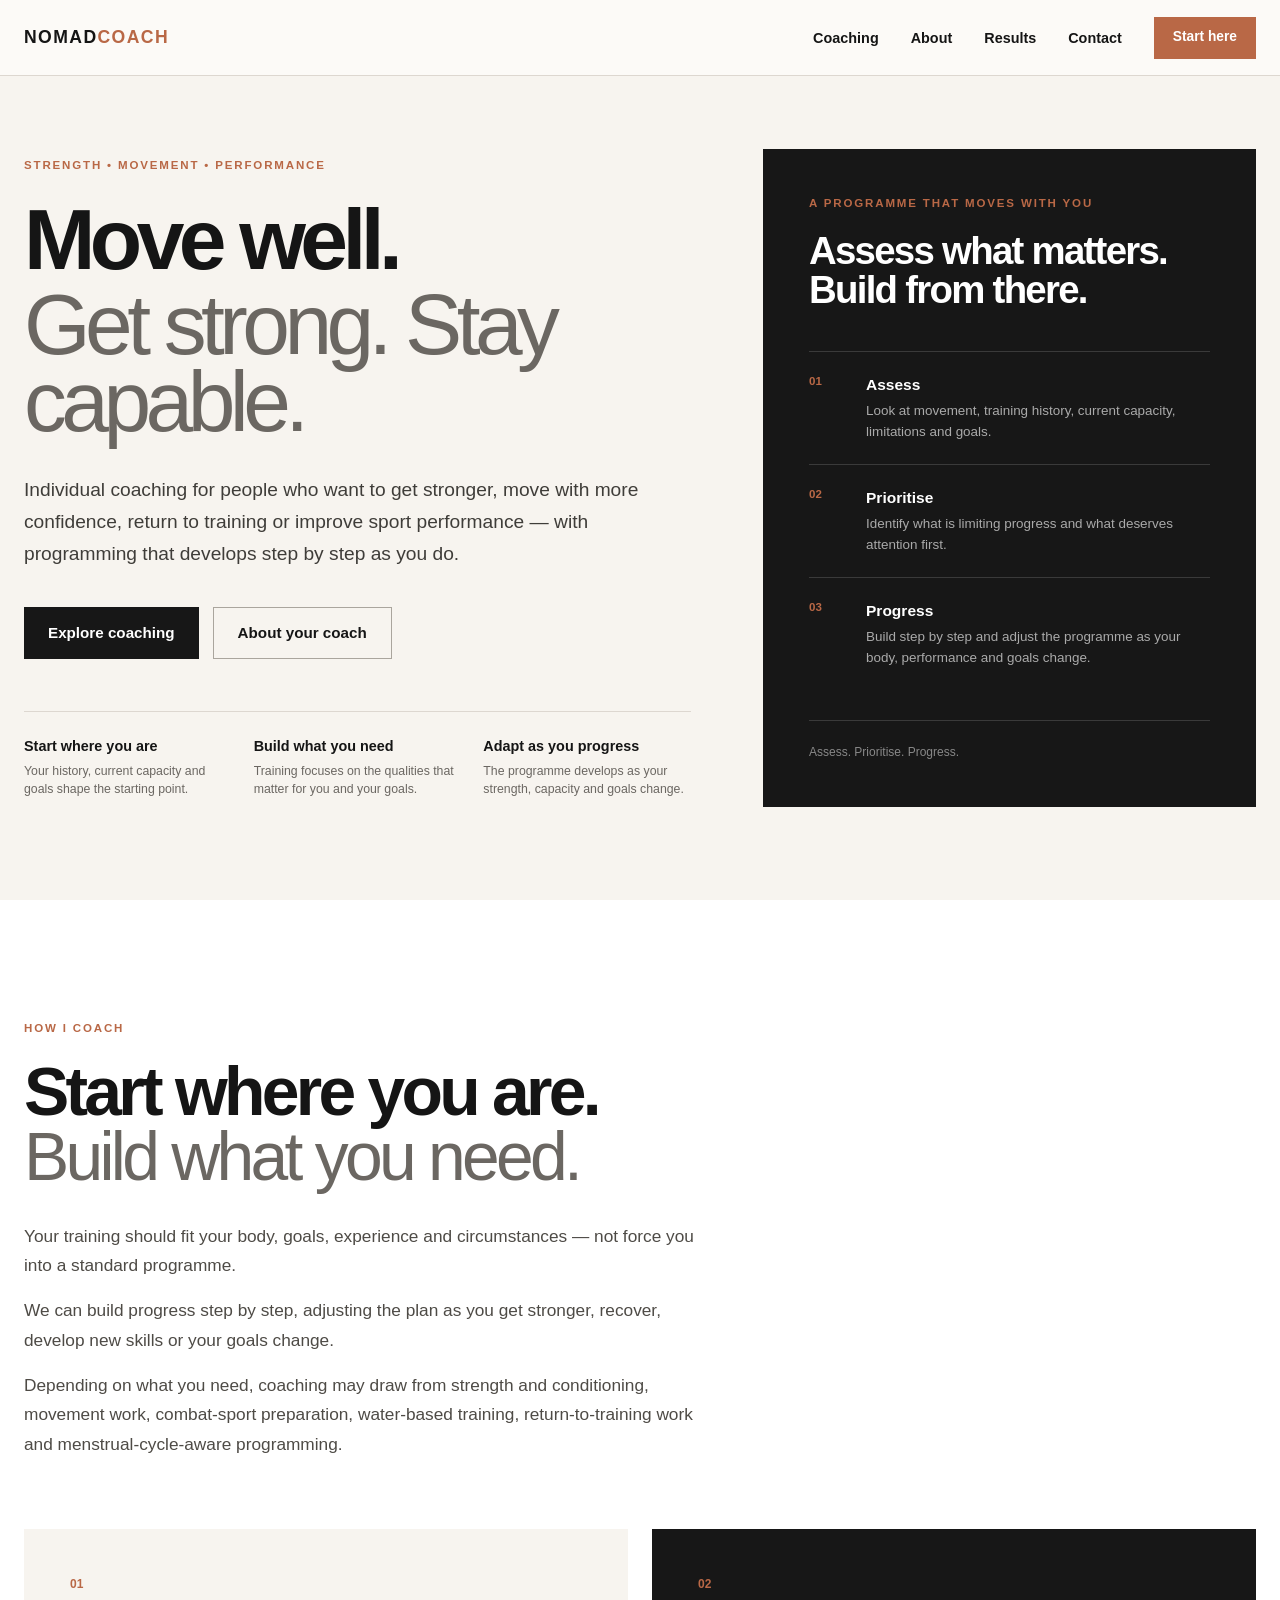
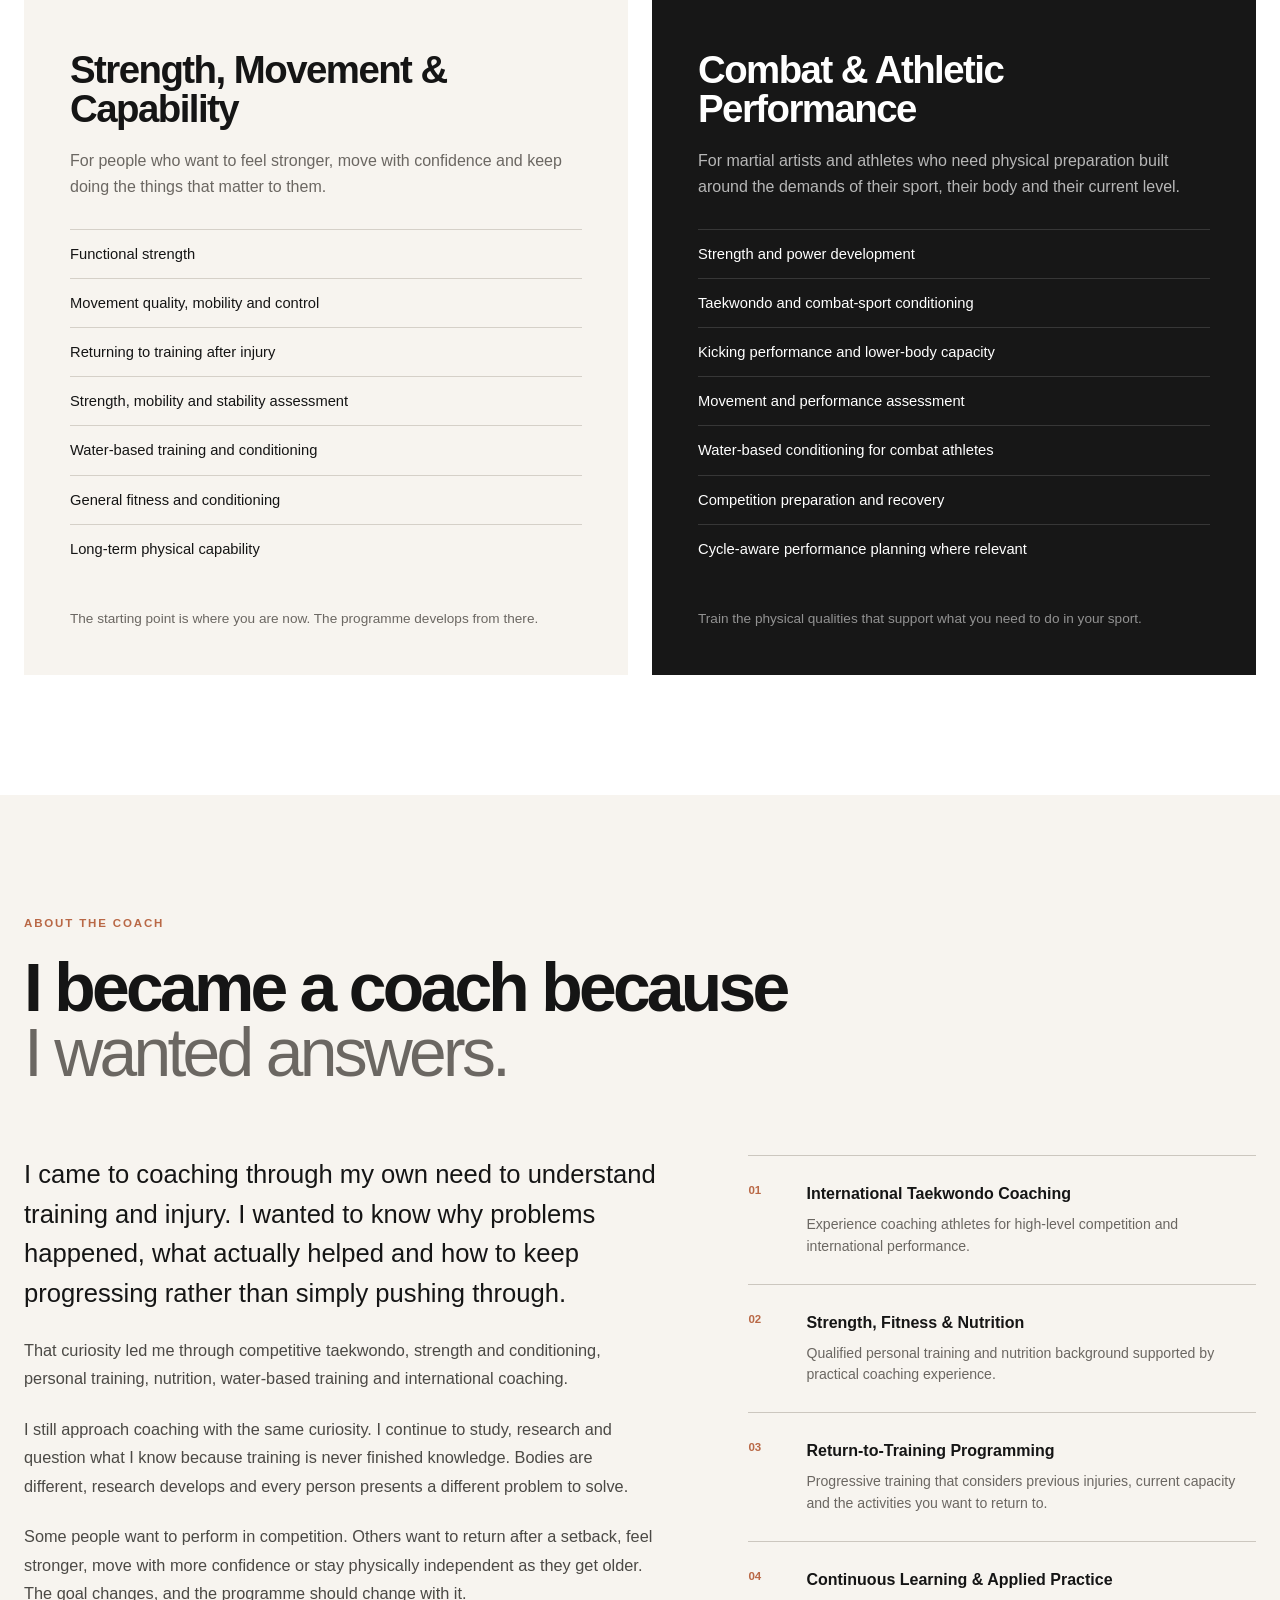
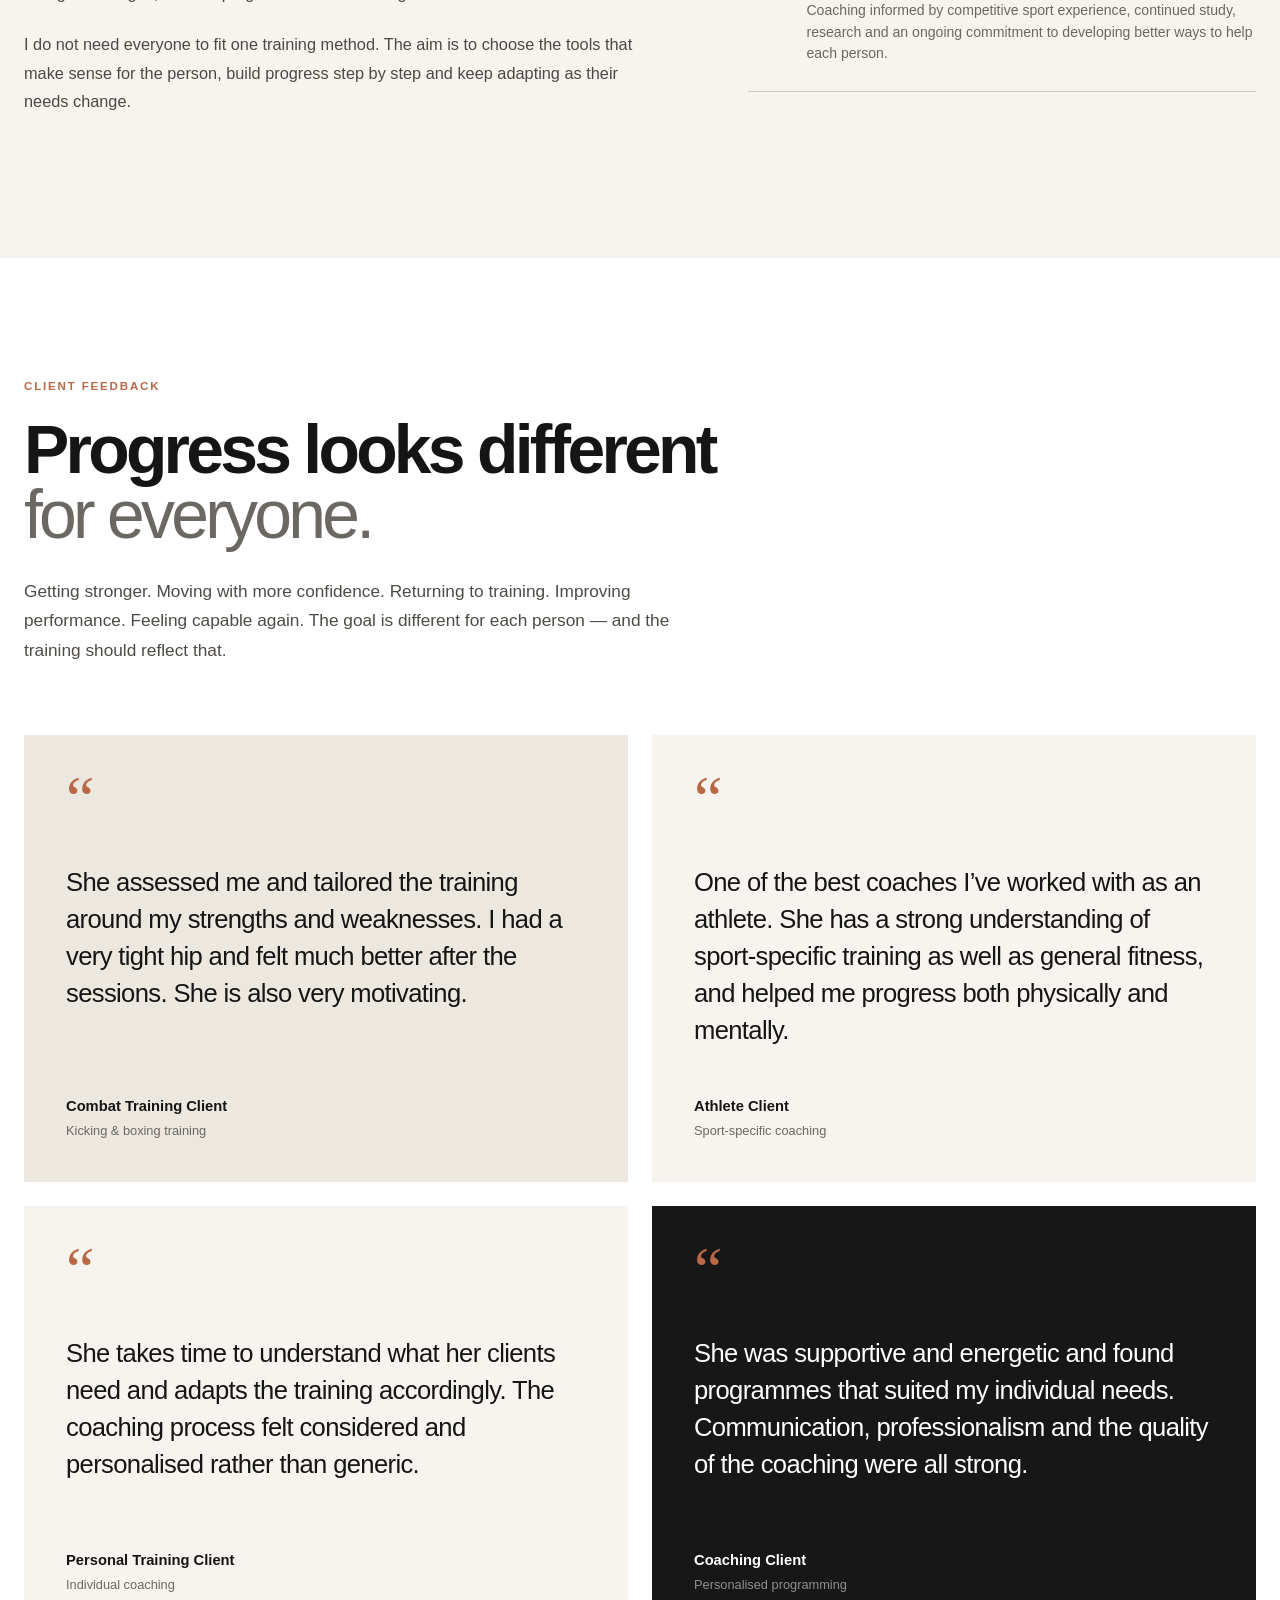
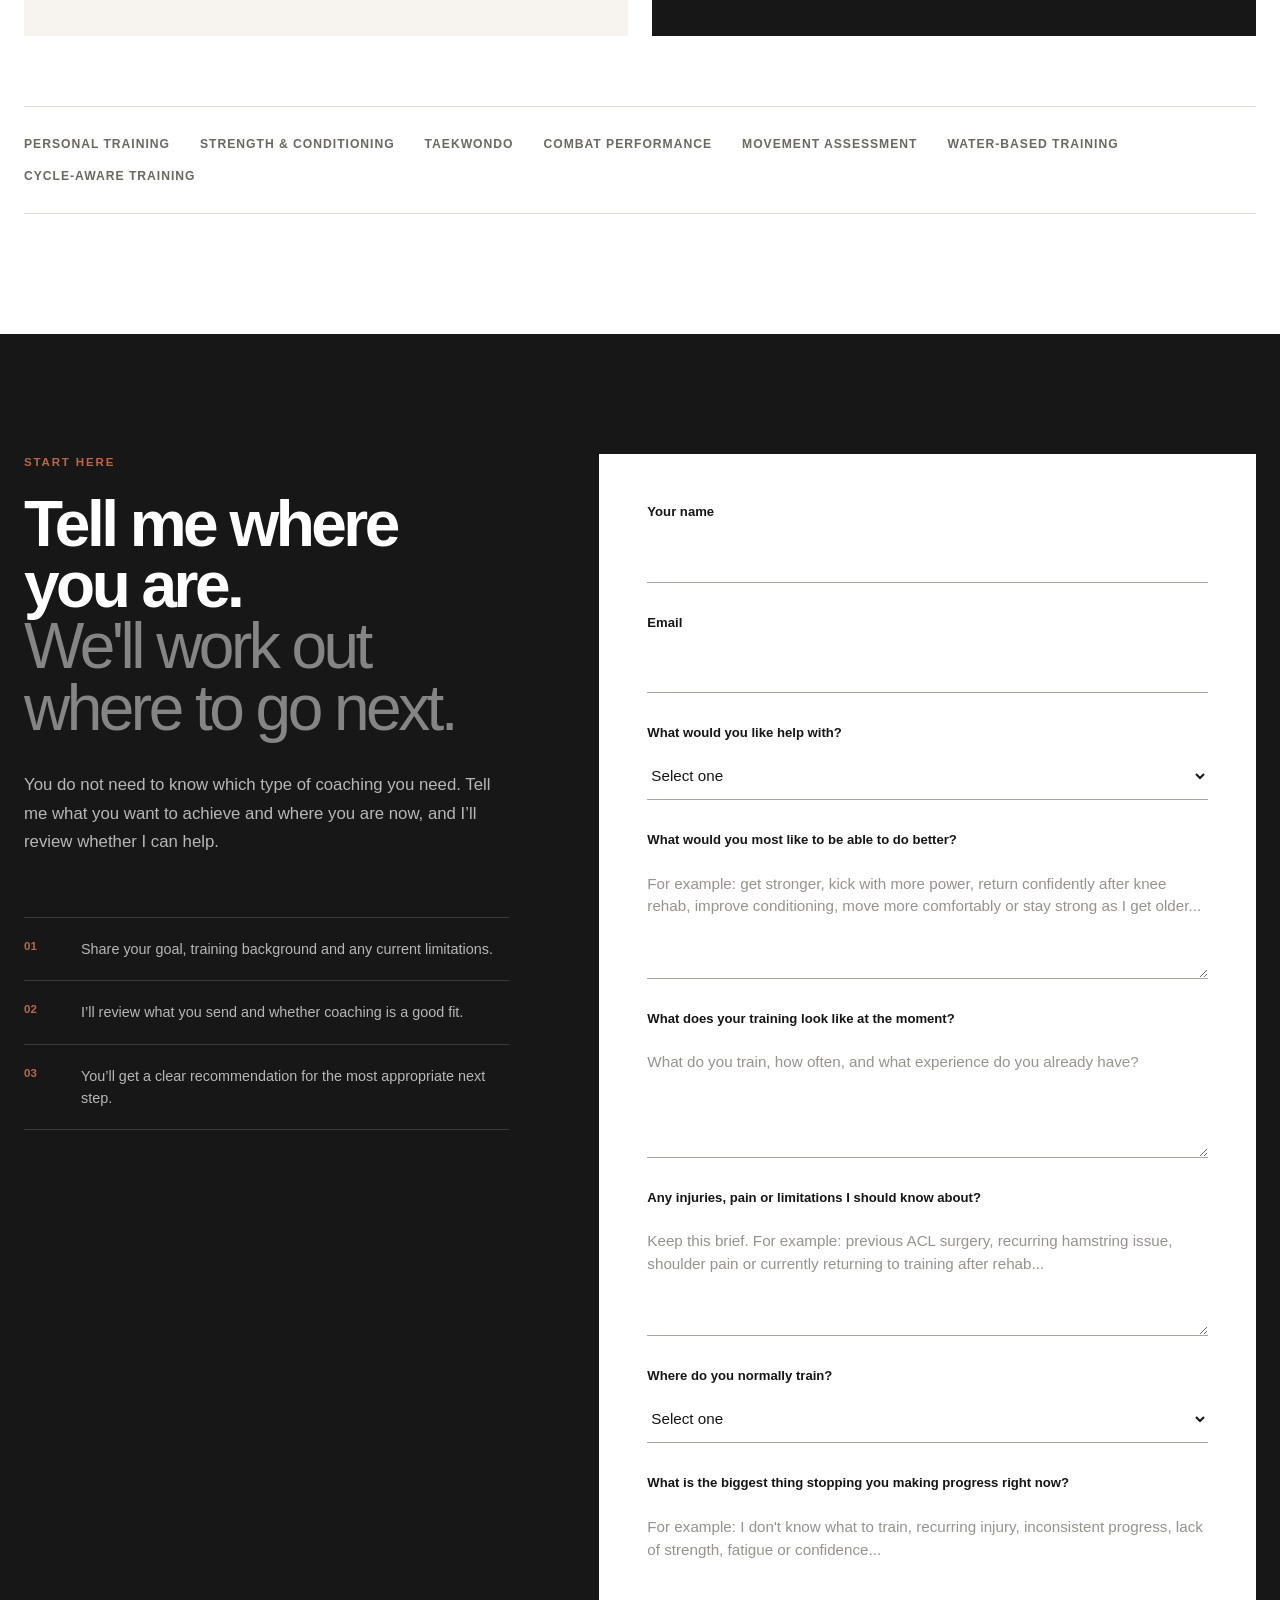
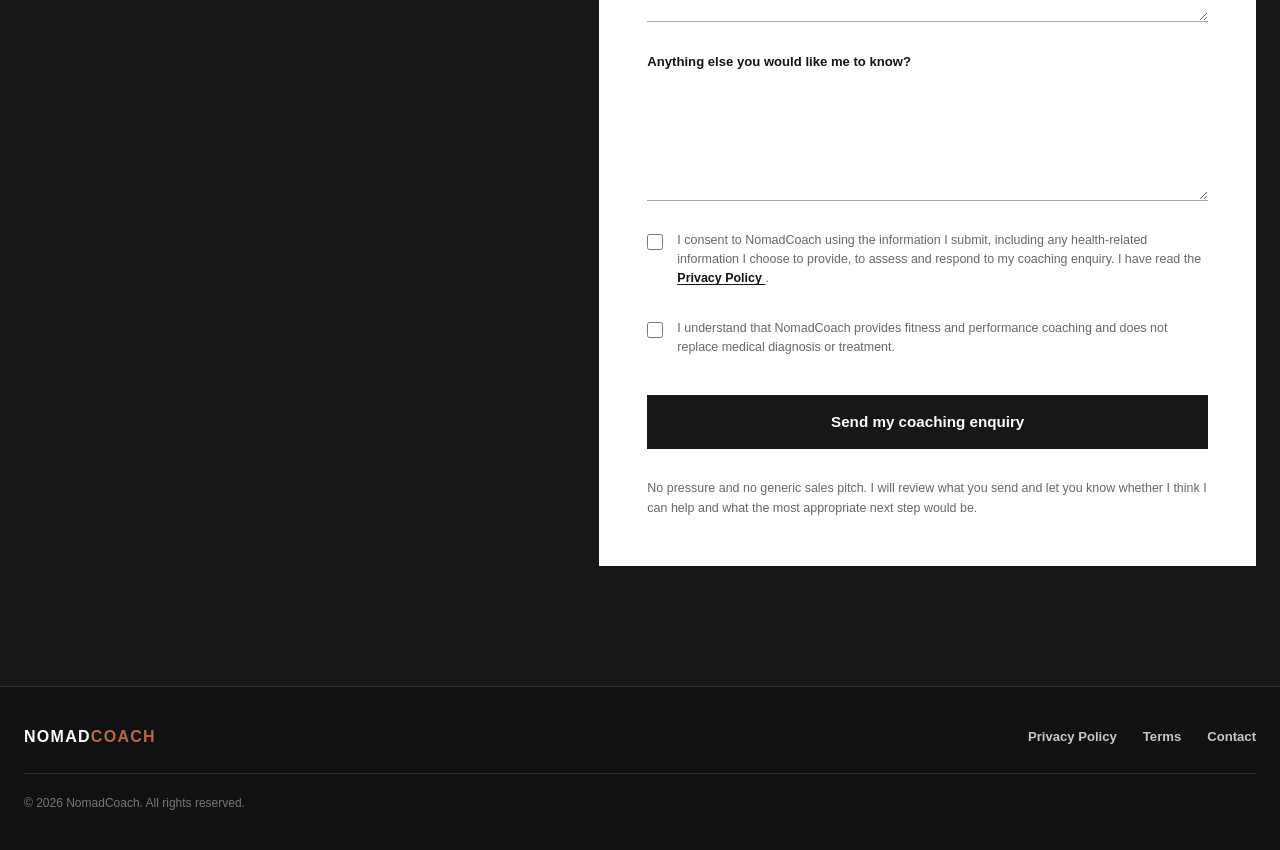
<file: index.html>
<!DOCTYPE html>
<html lang="en">

<head>
  <meta charset="UTF-8">

  <meta
    name="viewport"
    content="width=device-width, initial-scale=1.0"
  >

  <title>NomadCoach | Strength, Movement & Performance Coaching</title>

  <meta
    name="description"
    content="Personalised online coaching for strength, movement, return to training and combat-sport performance. Build capability step by step with training designed around you."
  >

  <meta
    name="robots"
    content="index, follow"
  >

  <link
    rel="canonical"
    href="https://nomadcoach.net/"
  >

  <!-- Social sharing -->

  <meta
    property="og:title"
    content="NomadCoach | Strength, Movement & Performance Coaching"
  >

  <meta
    property="og:description"
    content="Start where you are. Build what you need. Individual coaching for strength, movement, long-term capability and combat-sport performance."
  >

  <meta
    property="og:type"
    content="website"
  >

  <meta
    property="og:url"
    content="https://nomadcoach.net/"
  >

  <meta
    property="og:site_name"
    content="NomadCoach"
  >

 <meta
  property="og:image"
  content="https://nomadcoach.net/social-share.png"
>

  <meta
    property="og:image:width"
    content="1200"
  >

  <meta
    property="og:image:height"
    content="630"
  >

  <!-- X / Twitter sharing -->

  <meta
    name="twitter:card"
    content="summary_large_image"
  >

  <meta
    name="twitter:title"
    content="NomadCoach | Strength, Movement & Performance Coaching"
  >

  <meta
    name="twitter:description"
    content="Start where you are. Build what you need. Individual coaching for strength, movement, capability and performance."
  >

<meta
  name="twitter:image"
  content="https://nomadcoach.net/social-share.png"
>

  <!-- Browser colour -->

  <meta
    name="theme-color"
    content="#F7F4EF"
  >

  <!-- Styles -->

  <link rel="stylesheet" href="/style.css?v=7">
  <link rel="stylesheet" href="/legal.css?v=1">
</head>

<body>

  <!-- ========================================
       HEADER
  ========================================= -->

  <header class="site-header">

    <a class="logo" href="/">
      NOMAD<span>COACH</span>
    </a>


    <nav
      class="desktop-nav"
      id="site-nav"
    >

      <a
        href="/"
        data-scroll="coaching"
      >
        Coaching
      </a>

      <a
        href="/"
        data-scroll="about"
      >
        About
      </a>

      <a
        href="/"
        data-scroll="results"
      >
        Results
      </a>

      <a
        href="/"
        data-scroll="contact"
      >
        Contact
      </a>

    </nav>


    <button
      class="mobile-menu-button"
      type="button"
      aria-label="Open navigation"
      aria-expanded="false"
      aria-controls="site-nav"
    >
      <span></span>
      <span></span>
      <span></span>
    </button>


    <a
      class="header-cta"
      href="/"
      data-scroll="contact"
    >
      Start here
    </a>

  </header>


  <main>

    <!-- ========================================
         HERO
    ========================================= -->

    <section class="hero">

      <div class="hero-copy">

        <p class="eyebrow">
          STRENGTH • MOVEMENT • PERFORMANCE
        </p>


        <h1>
          Move well.
          <span>Get strong. Stay capable.</span>
        </h1>


        <p class="hero-text">
          Individual coaching for people who want to get stronger,
          move with more confidence, return to training or improve
          sport performance — with programming that develops step
          by step as you do.
        </p>


        <div class="hero-buttons">

          <a
            class="button primary"
            href="/"
            data-scroll="coaching"
          >
            Explore coaching
          </a>

          <a
            class="button secondary"
            href="/"
            data-scroll="about"
          >
            About your coach
          </a>

        </div>


        <div class="hero-proof">

          <div>

            <strong>
              Start where you are
            </strong>

            <span>
              Your history, current capacity and goals shape
              the starting point.
            </span>

          </div>


          <div>

            <strong>
              Build what you need
            </strong>

            <span>
              Training focuses on the qualities that matter
              for you and your goals.
            </span>

          </div>


          <div>

            <strong>
              Adapt as you progress
            </strong>

            <span>
              The programme develops as your strength,
              capacity and goals change.
            </span>

          </div>

        </div>

      </div>


      <aside class="hero-panel">

        <p class="panel-label">
          A PROGRAMME THAT MOVES WITH YOU
        </p>


        <h2>
          Assess what matters.
          Build from there.
        </h2>


        <div class="system-item">

          <span>01</span>

          <div>

            <strong>
              Assess
            </strong>

            <p>
              Look at movement, training history, current
              capacity, limitations and goals.
            </p>

          </div>

        </div>


        <div class="system-item">

          <span>02</span>

          <div>

            <strong>
              Prioritise
            </strong>

            <p>
              Identify what is limiting progress and what
              deserves attention first.
            </p>

          </div>

        </div>


        <div class="system-item">

          <span>03</span>

          <div>

            <strong>
              Progress
            </strong>

            <p>
              Build step by step and adjust the programme
              as your body, performance and goals change.
            </p>

          </div>

        </div>


        <div class="panel-footer">
          Assess. Prioritise. Progress.
        </div>

      </aside>

    </section>


    <!-- ========================================
         COACHING
    ========================================= -->

    <section
      class="coaching-section"
      id="coaching"
    >

      <div class="section-intro">

        <p class="section-label">
          HOW I COACH
        </p>


        <h2>
          Start where you are.
          <span>Build what you need.</span>
        </h2>


        <p>
          Your training should fit your body, goals, experience
          and circumstances — not force you into a standard programme.
        </p>


        <p>
          We can build progress step by step, adjusting the plan
          as you get stronger, recover, develop new skills or your
          goals change.
        </p>


        <p>
          Depending on what you need, coaching may draw from
          strength and conditioning, movement work, combat-sport
          preparation, water-based training, return-to-training
          work and menstrual-cycle-aware programming.
        </p>

      </div>


      <div class="coaching-paths">

        <!-- Strength, Movement & Capability -->

        <article class="coaching-card">

          <p class="card-number">
            01
          </p>


          <h3>
            Strength, Movement & Capability
          </h3>


          <p class="card-intro">
            For people who want to feel stronger, move with
            confidence and keep doing the things that matter
            to them.
          </p>


          <ul>

            <li>
              Functional strength
            </li>

            <li>
              Movement quality, mobility and control
            </li>

            <li>
              Returning to training after injury
            </li>

            <li>
              Strength, mobility and stability assessment
            </li>

            <li>
              Water-based training and conditioning
            </li>

            <li>
              General fitness and conditioning
            </li>

            <li>
              Long-term physical capability
            </li>

          </ul>


          <p class="card-note">
            The starting point is where you are now.
            The programme develops from there.
          </p>

        </article>


        <!-- Combat & Athletic Performance -->

        <article class="coaching-card coaching-card-dark">

          <p class="card-number">
            02
          </p>


          <h3>
            Combat & Athletic Performance
          </h3>


          <p class="card-intro">
            For martial artists and athletes who need physical
            preparation built around the demands of their sport,
            their body and their current level.
          </p>


          <ul>

            <li>
              Strength and power development
            </li>

            <li>
              Taekwondo and combat-sport conditioning
            </li>

            <li>
              Kicking performance and lower-body capacity
            </li>

            <li>
              Movement and performance assessment
            </li>

            <li>
              Water-based conditioning for combat athletes
            </li>

            <li>
              Competition preparation and recovery
            </li>

            <li>
              Cycle-aware performance planning where relevant
            </li>

          </ul>


          <p class="card-note">
            Train the physical qualities that support what
            you need to do in your sport.
          </p>

        </article>

      </div>

    </section>


    <!-- ========================================
         ABOUT
    ========================================= -->

    <section
      class="about-section"
      id="about"
    >

      <div class="about-heading">

        <p class="section-label">
          ABOUT THE COACH
        </p>


        <h2>
          I became a coach because
          <span>I wanted answers.</span>
        </h2>

      </div>


      <div class="about-grid">

        <div class="about-story">

          <p class="about-lead">
            I came to coaching through my own need to understand
            training and injury. I wanted to know why problems
            happened, what actually helped and how to keep
            progressing rather than simply pushing through.
          </p>


          <p>
            That curiosity led me through competitive taekwondo,
            strength and conditioning, personal training, nutrition,
            water-based training and international coaching.
          </p>


          <p>
            I still approach coaching with the same curiosity.
            I continue to study, research and question what I know
            because training is never finished knowledge. Bodies are
            different, research develops and every person presents
            a different problem to solve.
          </p>


          <p>
            Some people want to perform in competition. Others want
            to return after a setback, feel stronger, move with more
            confidence or stay physically independent as they get older.
            The goal changes, and the programme should change with it.
          </p>


          <p>
            I do not need everyone to fit one training method.
            The aim is to choose the tools that make sense for the
            person, build progress step by step and keep adapting
            as their needs change.
          </p>

        </div>


        <div class="credibility">

          <div class="credential">

            <span>01</span>

            <div>

              <strong>
                International Taekwondo Coaching
              </strong>

              <p>
                Experience coaching athletes for high-level
                competition and international performance.
              </p>

            </div>

          </div>


          <div class="credential">

            <span>02</span>

            <div>

              <strong>
                Strength, Fitness & Nutrition
              </strong>

              <p>
                Qualified personal training and nutrition
                background supported by practical coaching
                experience.
              </p>

            </div>

          </div>


          <div class="credential">

            <span>03</span>

            <div>

              <strong>
                Return-to-Training Programming
              </strong>

              <p>
                Progressive training that considers previous
                injuries, current capacity and the activities
                you want to return to.
              </p>

            </div>

          </div>


          <div class="credential">

            <span>04</span>

            <div>

              <strong>
                Continuous Learning & Applied Practice
              </strong>

              <p>
                Coaching informed by competitive sport experience,
                continued study, research and an ongoing commitment
                to developing better ways to help each person.
              </p>

            </div>

          </div>

        </div>

      </div>

    </section>


    <!-- ========================================
         RESULTS
    ========================================= -->

    <section
      class="results-section"
      id="results"
    >

      <div class="results-heading">

        <p class="section-label">
          CLIENT FEEDBACK
        </p>


        <h2>
          Progress looks different
          <span>for everyone.</span>
        </h2>


        <p class="results-intro">
          Getting stronger. Moving with more confidence.
          Returning to training. Improving performance.
          Feeling capable again. The goal is different for
          each person — and the training should reflect that.
        </p>

      </div>


      <div class="testimonial-grid">

        <article class="testimonial-card testimonial-featured">

          <div class="testimonial-mark">
            “
          </div>


          <blockquote>
            She assessed me and tailored the training around my
            strengths and weaknesses. I had a very tight hip and
            felt much better after the sessions. She is also very
            motivating.
          </blockquote>


          <div class="testimonial-meta">

            <strong>
              Combat Training Client
            </strong>

            <span>
              Kicking & boxing training
            </span>

          </div>

        </article>


        <article class="testimonial-card">

          <div class="testimonial-mark">
            “
          </div>


          <blockquote>
            One of the best coaches I’ve worked with as an athlete.
            She has a strong understanding of sport-specific training
            as well as general fitness, and helped me progress both
            physically and mentally.
          </blockquote>


          <div class="testimonial-meta">

            <strong>
              Athlete Client
            </strong>

            <span>
              Sport-specific coaching
            </span>

          </div>

        </article>


        <article class="testimonial-card">

          <div class="testimonial-mark">
            “
          </div>


          <blockquote>
            She takes time to understand what her clients need and
            adapts the training accordingly. The coaching process felt
            considered and personalised rather than generic.
          </blockquote>


          <div class="testimonial-meta">

            <strong>
              Personal Training Client
            </strong>

            <span>
              Individual coaching
            </span>

          </div>

        </article>


        <article class="testimonial-card testimonial-dark">

          <div class="testimonial-mark">
            “
          </div>


          <blockquote>
            She was supportive and energetic and found programmes
            that suited my individual needs. Communication,
            professionalism and the quality of the coaching were
            all strong.
          </blockquote>


          <div class="testimonial-meta">

            <strong>
              Coaching Client
            </strong>

            <span>
              Personalised programming
            </span>

          </div>

        </article>

      </div>


      <div class="experience-strip">

        <span>
          Personal Training
        </span>

        <span>
          Strength & Conditioning
        </span>

        <span>
          Taekwondo
        </span>

        <span>
          Combat Performance
        </span>

        <span>
          Movement Assessment
        </span>

        <span>
          Water-Based Training
        </span>

        <span>
          Cycle-Aware Training
        </span>

      </div>

    </section>


    <!-- ========================================
         START HERE / ASSESSMENT
    ========================================= -->

    <section
      class="contact-section"
      id="contact"
    >

      <!-- LEFT SIDE -->

      <div class="contact-intro">

        <p class="section-label">
          START HERE
        </p>


        <h2>
          Tell me where you are.
          <span>We'll work out where to go next.</span>
        </h2>


        <p class="contact-lead">
          You do not need to know which type of coaching you need.
          Tell me what you want to achieve and where you are now,
          and I’ll review whether I can help.
        </p>


        <div class="contact-points">

          <div>

            <span>
              01
            </span>

            <p>
              Share your goal, training background and any
              current limitations.
            </p>

          </div>


          <div>

            <span>
              02
            </span>

            <p>
              I’ll review what you send and whether coaching
              is a good fit.
            </p>

          </div>


          <div>

            <span>
              03
            </span>

            <p>
              You’ll get a clear recommendation for the most
              appropriate next step.
            </p>

          </div>

        </div>

      </div>


      <!-- RIGHT SIDE / FORM -->

      <div class="assessment-panel">

        <form
          class="assessment-form"
          action="https://formspree.io/f/xwlkendp"
          method="POST"
        >

          <input
            type="hidden"
            name="subject"
            value="New NomadCoach Coaching Enquiry"
          >


          <div class="form-group">

            <label for="name">
              Your name
            </label>

            <input
              type="text"
              id="name"
              name="name"
              autocomplete="name"
              required
            >

          </div>


          <div class="form-group">

            <label for="email">
              Email
            </label>

            <input
              type="email"
              id="email"
              name="email"
              autocomplete="email"
              required
            >

          </div>


          <div class="form-group">

            <label for="coaching-type">
              What would you like help with?
            </label>

            <select
              id="coaching-type"
              name="coaching_type"
              required
            >

              <option
                value=""
                disabled
                selected
              >
                Select one
              </option>

              <option value="strength-capability">
                Strength, movement & long-term capability
              </option>

              <option value="return-to-training">
                Returning to training after injury
              </option>

              <option value="combat-performance">
                Combat-sport / taekwondo performance
              </option>

              <option value="strength-power-assessment">
                Strength / power / movement assessment
              </option>

              <option value="water-training">
                Water-based training / conditioning
              </option>

              <option value="cycle-aware-training">
                Cycle-aware training
              </option>

              <option value="general-fitness">
                General fitness & conditioning
              </option>

              <option value="not-sure">
                I'm not sure / I have a combination of goals
              </option>

            </select>

          </div>


          <div class="form-group">

            <label for="goal">
              What would you most like to be able to do better?
            </label>

            <textarea
              id="goal"
              name="main_goal"
              rows="4"
              placeholder="For example: get stronger, kick with more power, return confidently after knee rehab, improve conditioning, move more comfortably or stay strong as I get older..."
              required
            ></textarea>

          </div>


          <div class="form-group">

            <label for="training">
              What does your training look like at the moment?
            </label>

            <textarea
              id="training"
              name="current_training"
              rows="4"
              placeholder="What do you train, how often, and what experience do you already have?"
            ></textarea>

          </div>


          <div class="form-group">

            <label for="limitations">
              Any injuries, pain or limitations I should know about?
            </label>

            <textarea
              id="limitations"
              name="injuries_or_limitations"
              rows="4"
              placeholder="Keep this brief. For example: previous ACL surgery, recurring hamstring issue, shoulder pain or currently returning to training after rehab..."
            ></textarea>

          </div>


          <div class="form-group">

            <label for="equipment">
              Where do you normally train?
            </label>

            <select
              id="equipment"
              name="training_access"
            >

              <option
                value=""
                selected
              >
                Select one
              </option>

              <option value="full-gym">
                Full gym
              </option>

              <option value="home-equipment">
                Home with some equipment
              </option>

              <option value="minimal-equipment">
                Minimal equipment
              </option>

              <option value="martial-arts-gym">
                Martial arts / combat-sport gym
              </option>

              <option value="pool-water">
                Pool / water-based training access
              </option>

              <option value="mixed">
                A mixture
              </option>

            </select>

          </div>


          <div class="form-group">

            <label for="challenge">
              What is the biggest thing stopping you making progress right now?
            </label>

            <textarea
              id="challenge"
              name="biggest_challenge"
              rows="4"
              placeholder="For example: I don't know what to train, recurring injury, inconsistent progress, lack of strength, fatigue or confidence..."
            ></textarea>

          </div>


          <div class="form-group">

            <label for="message">
              Anything else you would like me to know?
            </label>

            <textarea
              id="message"
              name="additional_information"
              rows="4"
            ></textarea>

          </div>


          <div class="form-consent">

            <input
              type="checkbox"
              id="privacy-consent"
              name="privacy_consent"
              value="yes"
              required
            >

            <label for="privacy-consent">

              I consent to NomadCoach using the information I submit,
              including any health-related information I choose to provide,
              to assess and respond to my coaching enquiry. I have read the

              <a
                href="/privacy.html"
                target="_blank"
                rel="noopener"
              >
                Privacy Policy
              </a>.

            </label>

          </div>


          <div class="form-consent">

            <input
              type="checkbox"
              id="scope-consent"
              name="scope_consent"
              value="yes"
              required
            >

            <label for="scope-consent">

              I understand that NomadCoach provides fitness and
              performance coaching and does not replace medical
              diagnosis or treatment.

            </label>

          </div>


          <button
            class="form-submit"
            type="submit"
          >
            Send my coaching enquiry
          </button>


          <p class="form-note">
            No pressure and no generic sales pitch. I will review what
            you send and let you know whether I think I can help and
            what the most appropriate next step would be.
          </p>

        </form>

      </div>

    </section>

  </main>


  <!-- ========================================
       FOOTER
  ========================================= -->

  <footer class="site-footer">

    <div class="footer-inner">

      <a
        class="footer-logo"
        href="/"
      >
        NOMAD<span>COACH</span>
      </a>


      <nav
        class="footer-links"
        aria-label="Footer navigation"
      >

        <a href="/privacy.html">
          Privacy Policy
        </a>

        <a href="/terms.html">
          Terms
        </a>

        <a href="mailto:nomad.manager@mail.com">
          Contact
        </a>

      </nav>


      <p class="footer-copy">
        © 2026 NomadCoach. All rights reserved.
      </p>

    </div>

  </footer>


  <!-- ========================================
       NAVIGATION
  ========================================= -->

  <script>

    const menuButton =
      document.querySelector(".mobile-menu-button");

    const siteNav =
      document.querySelector("#site-nav");

    const scrollLinks =
      document.querySelectorAll("[data-scroll]");


    /*
      MOBILE MENU
    */

    menuButton.addEventListener("click", () => {

      const isOpen =
        siteNav.classList.toggle("open");

      menuButton.classList.toggle(
        "open",
        isOpen
      );

      menuButton.setAttribute(
        "aria-expanded",
        isOpen
      );

      menuButton.setAttribute(
        "aria-label",
        isOpen
          ? "Close navigation"
          : "Open navigation"
      );

    });


    /*
      CLEAN ONE-PAGE SCROLLING

      The links scroll to their section without
      adding #coaching, #about, etc. to the URL.
    */

    scrollLinks.forEach((link) => {

      link.addEventListener("click", (event) => {

        const targetId =
          link.dataset.scroll;

        const target =
          document.getElementById(targetId);


        if (!target) {
          return;
        }


        event.preventDefault();


        target.scrollIntoView({
          behavior: "smooth",
          block: "start"
        });


        /*
          Keep the browser address clean.
        */

        window.history.replaceState(
          null,
          "",
          "/"
        );


        /*
          Close mobile menu after selecting a link.
        */

        siteNav.classList.remove("open");

        menuButton.classList.remove("open");

        menuButton.setAttribute(
          "aria-expanded",
          "false"
        );

        menuButton.setAttribute(
          "aria-label",
          "Open navigation"
        );

      });

    });


    /*
      If somebody arrives through an older URL such as
      /#coaching, scroll to that section and then clean
      the address back to nomadcoach.net/
    */

    if (window.location.hash) {

      const targetId =
        window.location.hash.substring(1);

      const target =
        document.getElementById(targetId);


      if (target) {

        window.addEventListener("load", () => {

          target.scrollIntoView({
            behavior: "auto",
            block: "start"
          });

          window.history.replaceState(
            null,
            "",
            "/"
          );

        });

      }

    }

  </script>

</body>

</html>
</file>
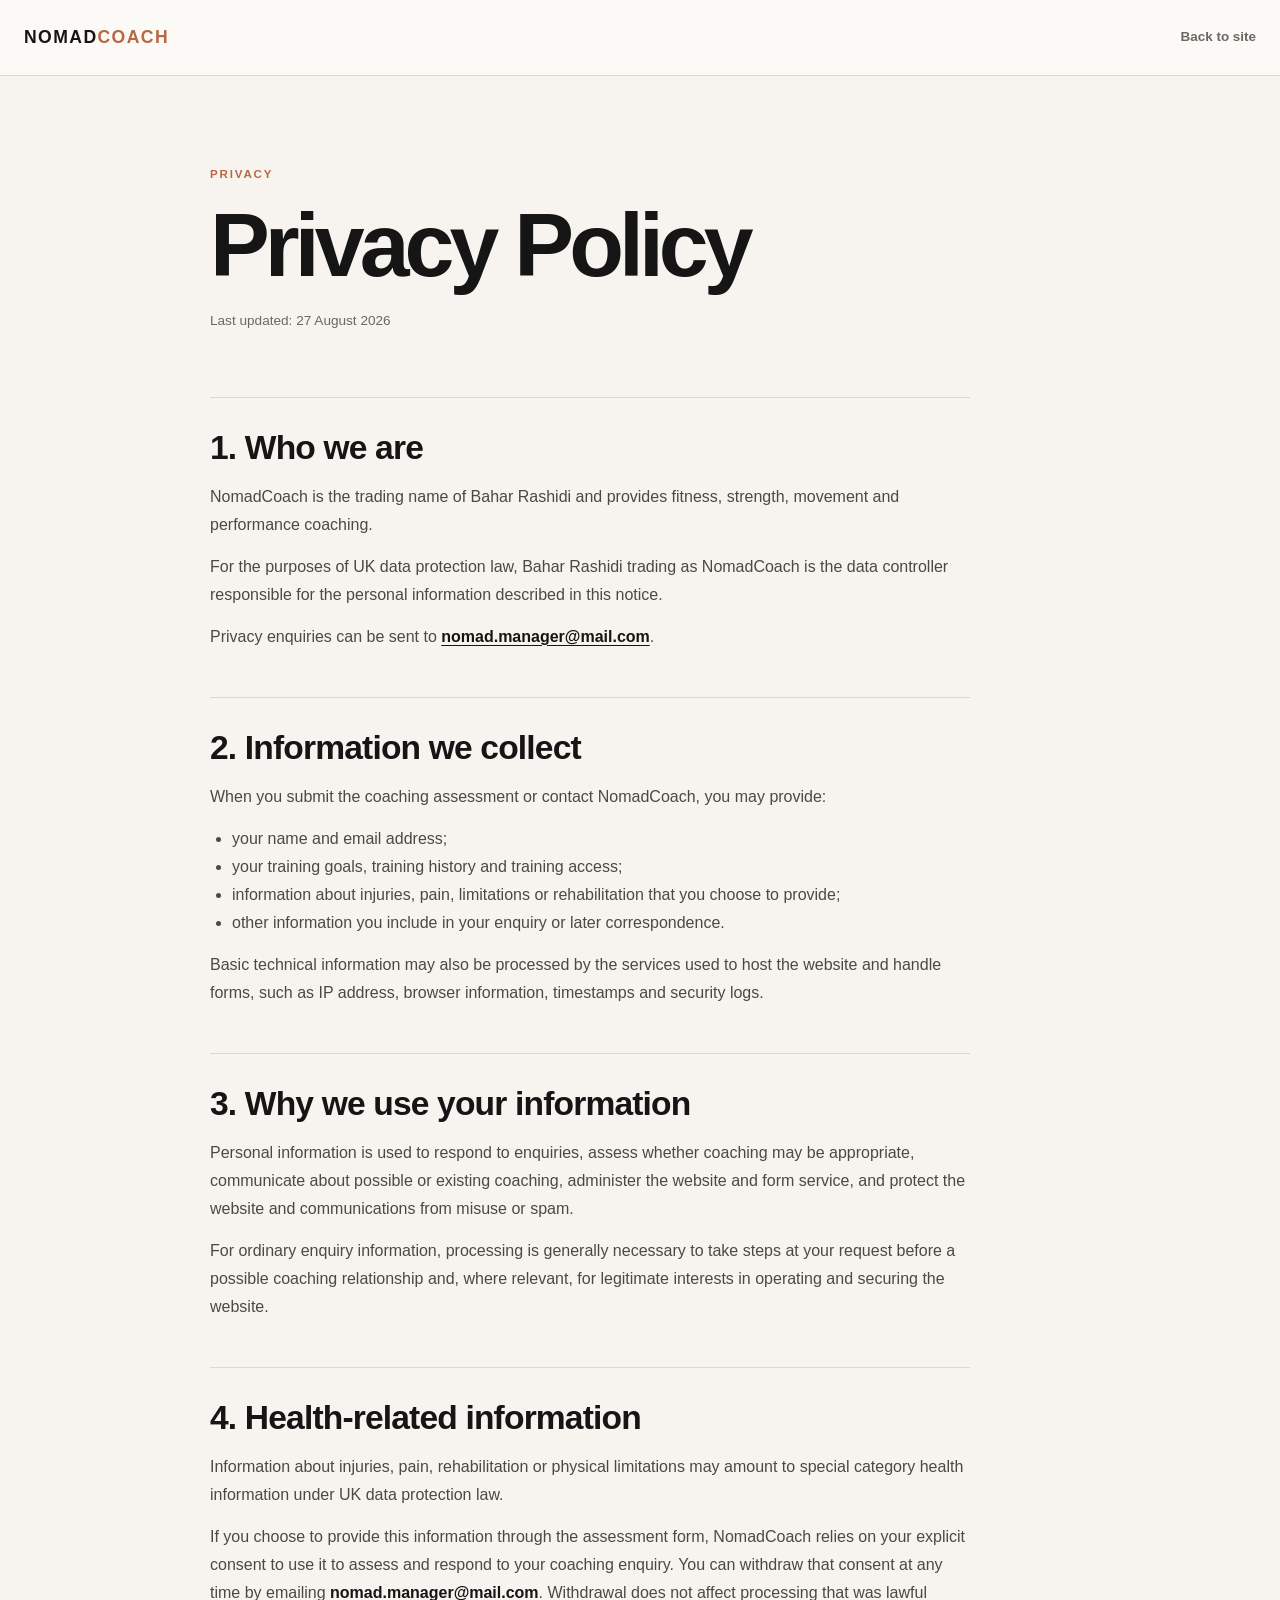
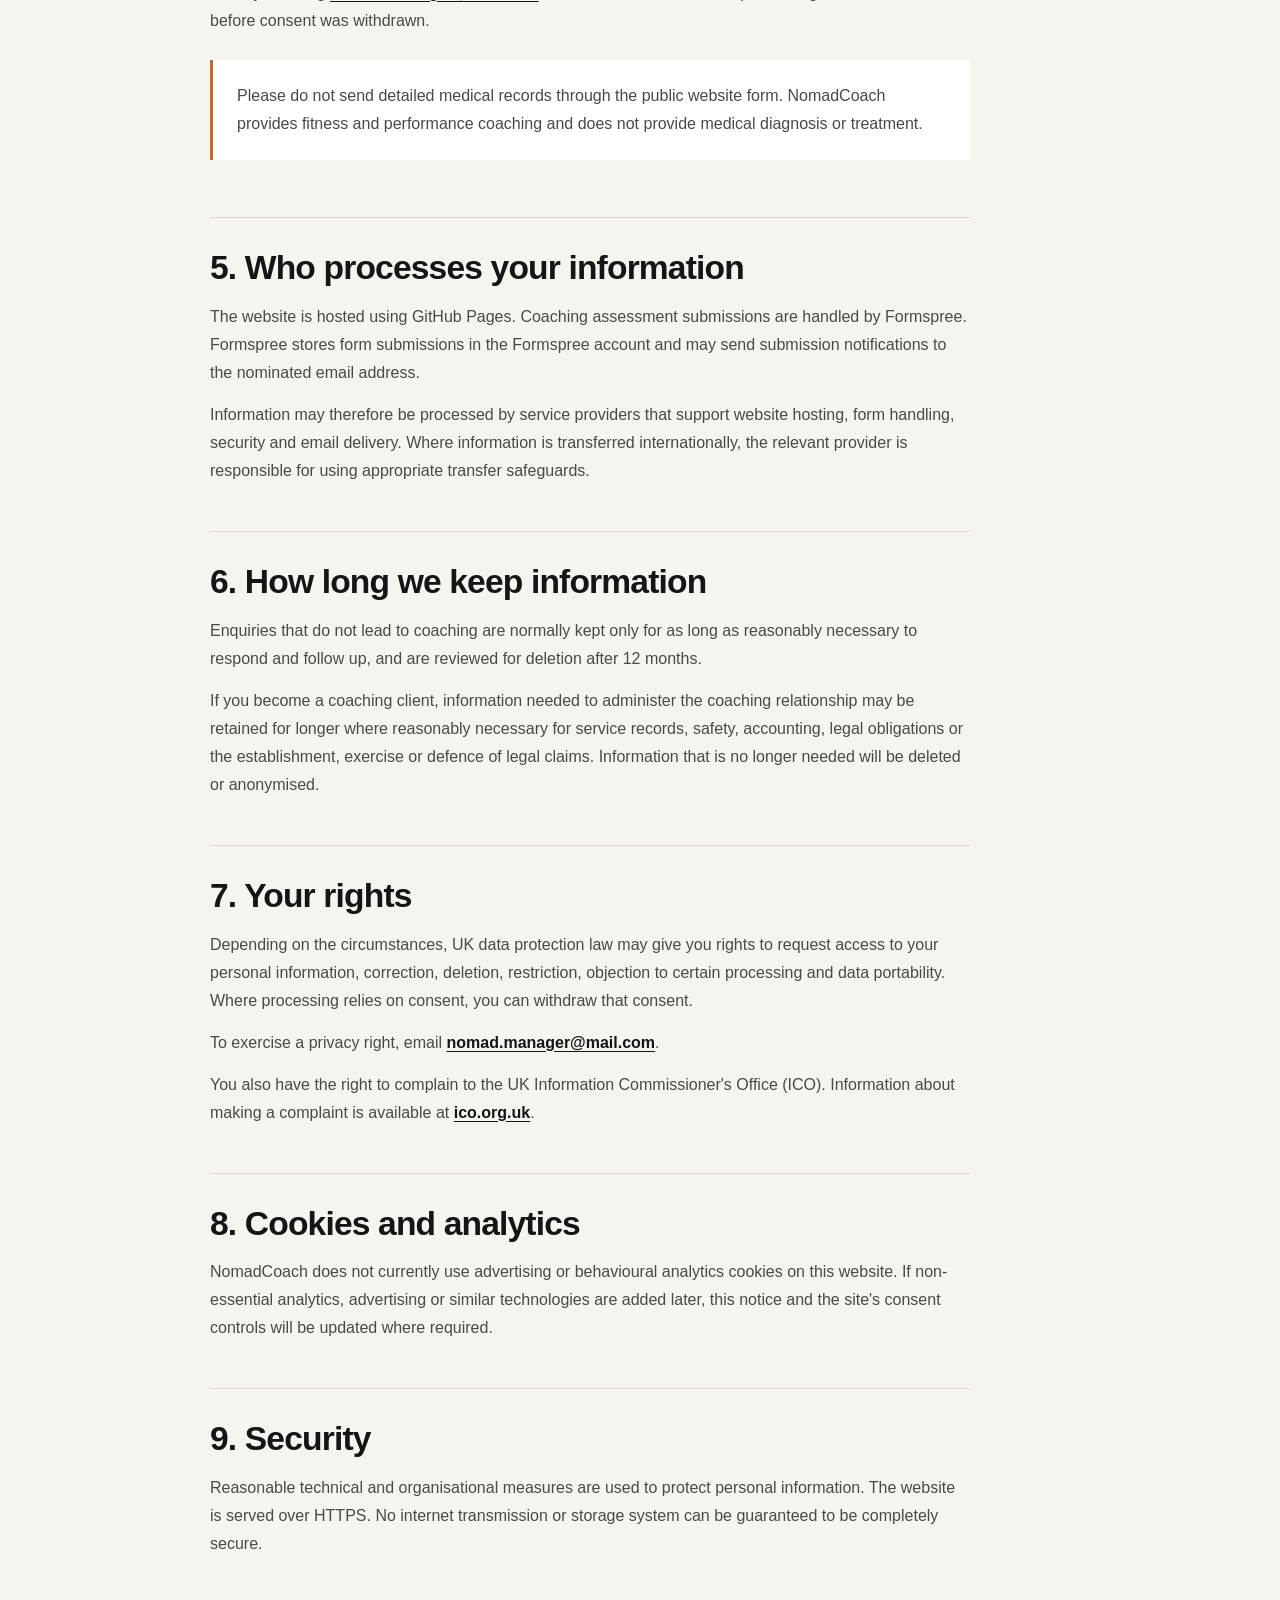
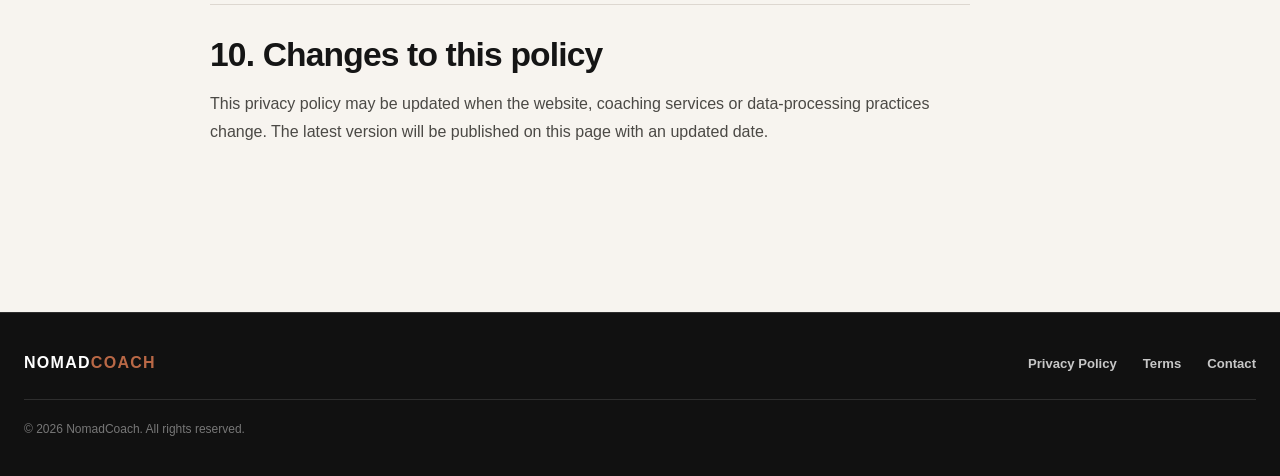
<file: privacy.html>
<!DOCTYPE html>
<html lang="en">
<head>
  <meta charset="UTF-8">
  <meta name="viewport" content="width=device-width, initial-scale=1.0">
  <title>Privacy Policy | NomadCoach</title>
  <meta name="description" content="NomadCoach privacy policy explaining how personal information submitted through the website is collected, used and protected.">
  <link rel="stylesheet" href="./style.css?v=7">
  <link rel="stylesheet" href="./legal.css?v=1">
</head>
<body class="legal-page">

  <header class="legal-header">
    <a class="logo" href="./index.html">NOMAD<span>COACH</span></a>
    <a class="legal-back" href="./index.html">Back to site</a>
  </header>

  <main class="legal-main">
    <p class="legal-eyebrow">Privacy</p>
    <h1>Privacy Policy</h1>
    <p class="legal-updated">Last updated: 27 August 2026</p>

    <div class="legal-content">
      <section>
        <h2>1. Who we are</h2>
        <p>NomadCoach is the trading name of Bahar Rashidi and provides fitness, strength, movement and performance coaching.</p>
        <p>For the purposes of UK data protection law, Bahar Rashidi trading as NomadCoach is the data controller responsible for the personal information described in this notice.</p>
        <p>Privacy enquiries can be sent to <a href="mailto:nomad.manager@mail.com">nomad.manager@mail.com</a>.</p>
      </section>

      <section>
        <h2>2. Information we collect</h2>
        <p>When you submit the coaching assessment or contact NomadCoach, you may provide:</p>
        <ul>
          <li>your name and email address;</li>
          <li>your training goals, training history and training access;</li>
          <li>information about injuries, pain, limitations or rehabilitation that you choose to provide;</li>
          <li>other information you include in your enquiry or later correspondence.</li>
        </ul>
        <p>Basic technical information may also be processed by the services used to host the website and handle forms, such as IP address, browser information, timestamps and security logs.</p>
      </section>

      <section>
        <h2>3. Why we use your information</h2>
        <p>Personal information is used to respond to enquiries, assess whether coaching may be appropriate, communicate about possible or existing coaching, administer the website and form service, and protect the website and communications from misuse or spam.</p>
        <p>For ordinary enquiry information, processing is generally necessary to take steps at your request before a possible coaching relationship and, where relevant, for legitimate interests in operating and securing the website.</p>
      </section>

      <section>
        <h2>4. Health-related information</h2>
        <p>Information about injuries, pain, rehabilitation or physical limitations may amount to special category health information under UK data protection law.</p>
        <p>If you choose to provide this information through the assessment form, NomadCoach relies on your explicit consent to use it to assess and respond to your coaching enquiry. You can withdraw that consent at any time by emailing <a href="mailto:nomad.manager@mail.com">nomad.manager@mail.com</a>. Withdrawal does not affect processing that was lawful before consent was withdrawn.</p>
        <div class="legal-callout">
          <p>Please do not send detailed medical records through the public website form. NomadCoach provides fitness and performance coaching and does not provide medical diagnosis or treatment.</p>
        </div>
      </section>

      <section>
        <h2>5. Who processes your information</h2>
        <p>The website is hosted using GitHub Pages. Coaching assessment submissions are handled by Formspree. Formspree stores form submissions in the Formspree account and may send submission notifications to the nominated email address.</p>
        <p>Information may therefore be processed by service providers that support website hosting, form handling, security and email delivery. Where information is transferred internationally, the relevant provider is responsible for using appropriate transfer safeguards.</p>
      </section>

      <section>
        <h2>6. How long we keep information</h2>
        <p>Enquiries that do not lead to coaching are normally kept only for as long as reasonably necessary to respond and follow up, and are reviewed for deletion after 12 months.</p>
        <p>If you become a coaching client, information needed to administer the coaching relationship may be retained for longer where reasonably necessary for service records, safety, accounting, legal obligations or the establishment, exercise or defence of legal claims. Information that is no longer needed will be deleted or anonymised.</p>
      </section>

      <section>
        <h2>7. Your rights</h2>
        <p>Depending on the circumstances, UK data protection law may give you rights to request access to your personal information, correction, deletion, restriction, objection to certain processing and data portability. Where processing relies on consent, you can withdraw that consent.</p>
        <p>To exercise a privacy right, email <a href="mailto:nomad.manager@mail.com">nomad.manager@mail.com</a>.</p>
        <p>You also have the right to complain to the UK Information Commissioner's Office (ICO). Information about making a complaint is available at <a href="https://ico.org.uk/make-a-complaint/" target="_blank" rel="noopener">ico.org.uk</a>.</p>
      </section>

      <section>
        <h2>8. Cookies and analytics</h2>
        <p>NomadCoach does not currently use advertising or behavioural analytics cookies on this website. If non-essential analytics, advertising or similar technologies are added later, this notice and the site's consent controls will be updated where required.</p>
      </section>

      <section>
        <h2>9. Security</h2>
        <p>Reasonable technical and organisational measures are used to protect personal information. The website is served over HTTPS. No internet transmission or storage system can be guaranteed to be completely secure.</p>
      </section>

      <section>
        <h2>10. Changes to this policy</h2>
        <p>This privacy policy may be updated when the website, coaching services or data-processing practices change. The latest version will be published on this page with an updated date.</p>
      </section>
    </div>
  </main>

  <footer class="site-footer">
    <div class="footer-inner">
      <a class="footer-logo" href="./index.html">NOMAD<span>COACH</span></a>
      <nav class="footer-links" aria-label="Footer navigation">
        <a href="./privacy.html">Privacy Policy</a>
        <a href="./terms.html">Terms</a>
        <a href="mailto:nomad.manager@mail.com">Contact</a>
      </nav>
      <p class="footer-copy">© 2026 NomadCoach. All rights reserved.</p>
    </div>
  </footer>
</body>
</html>
</file>
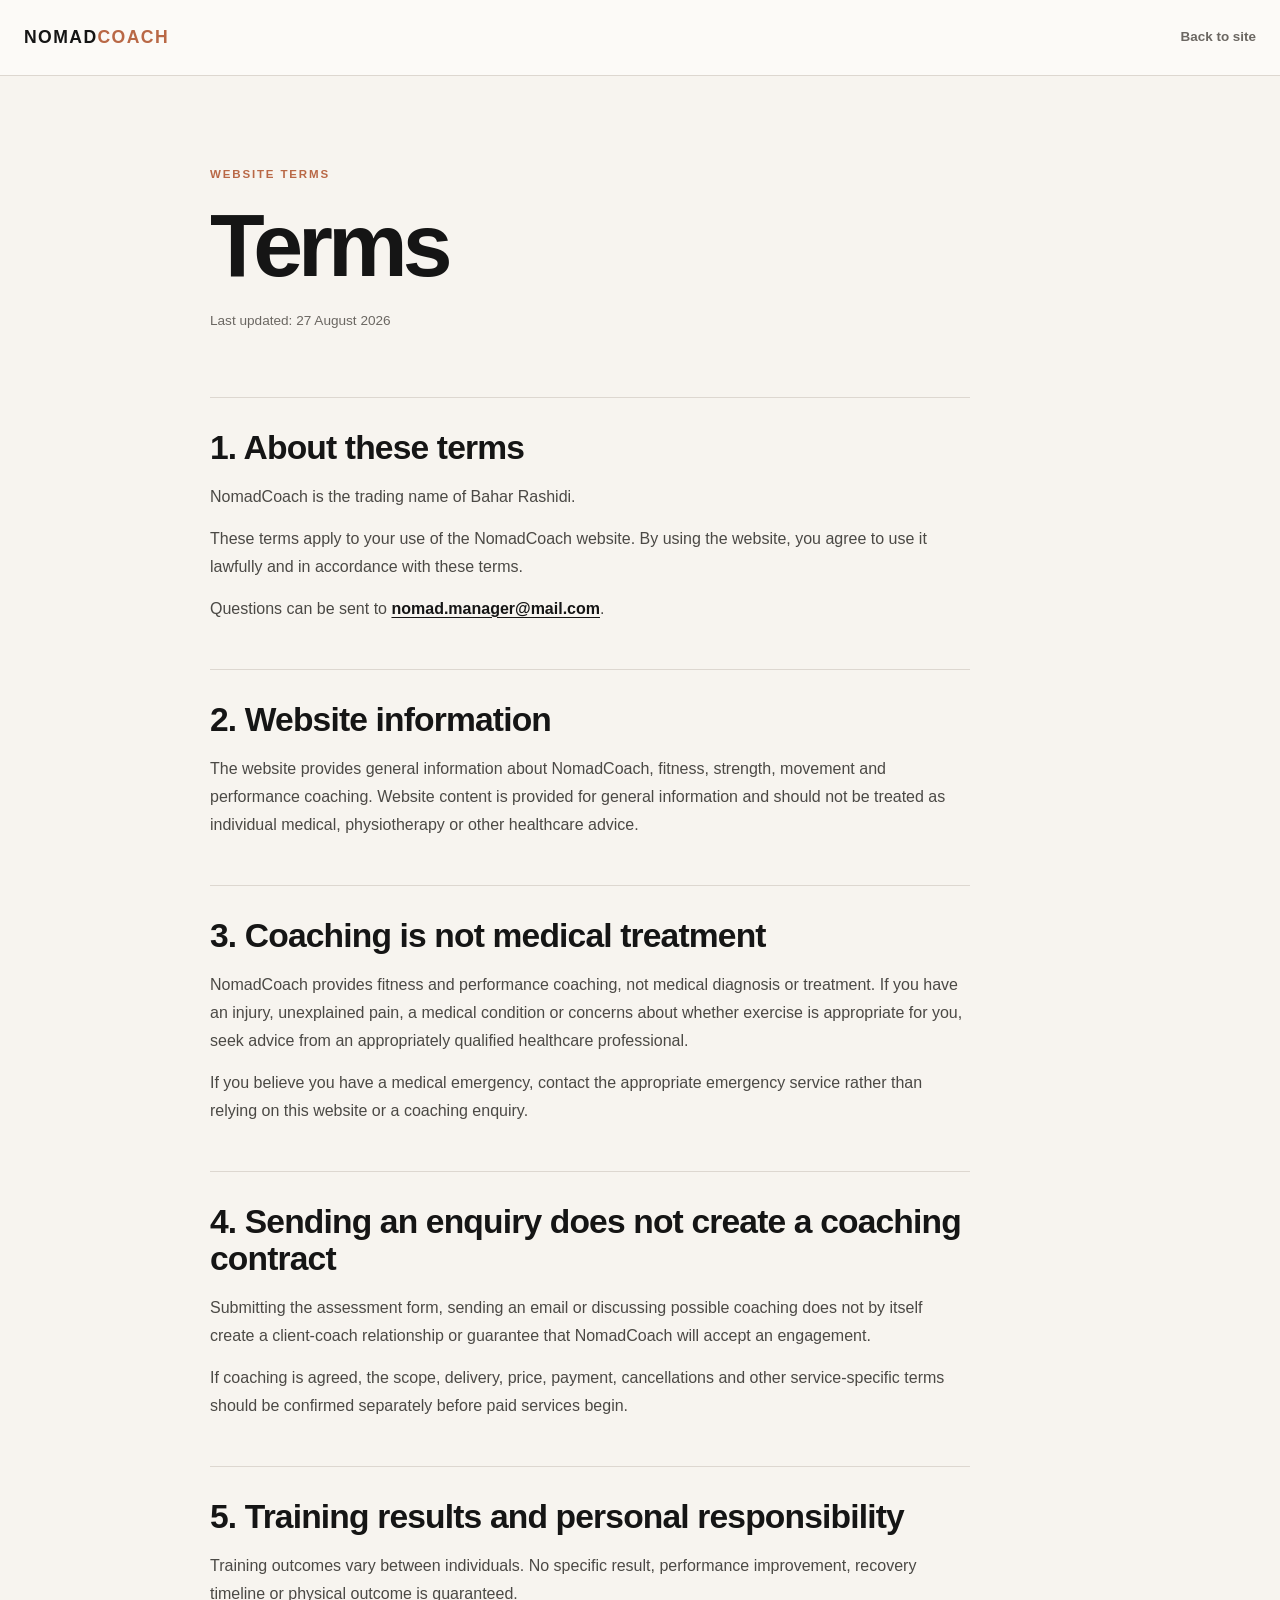
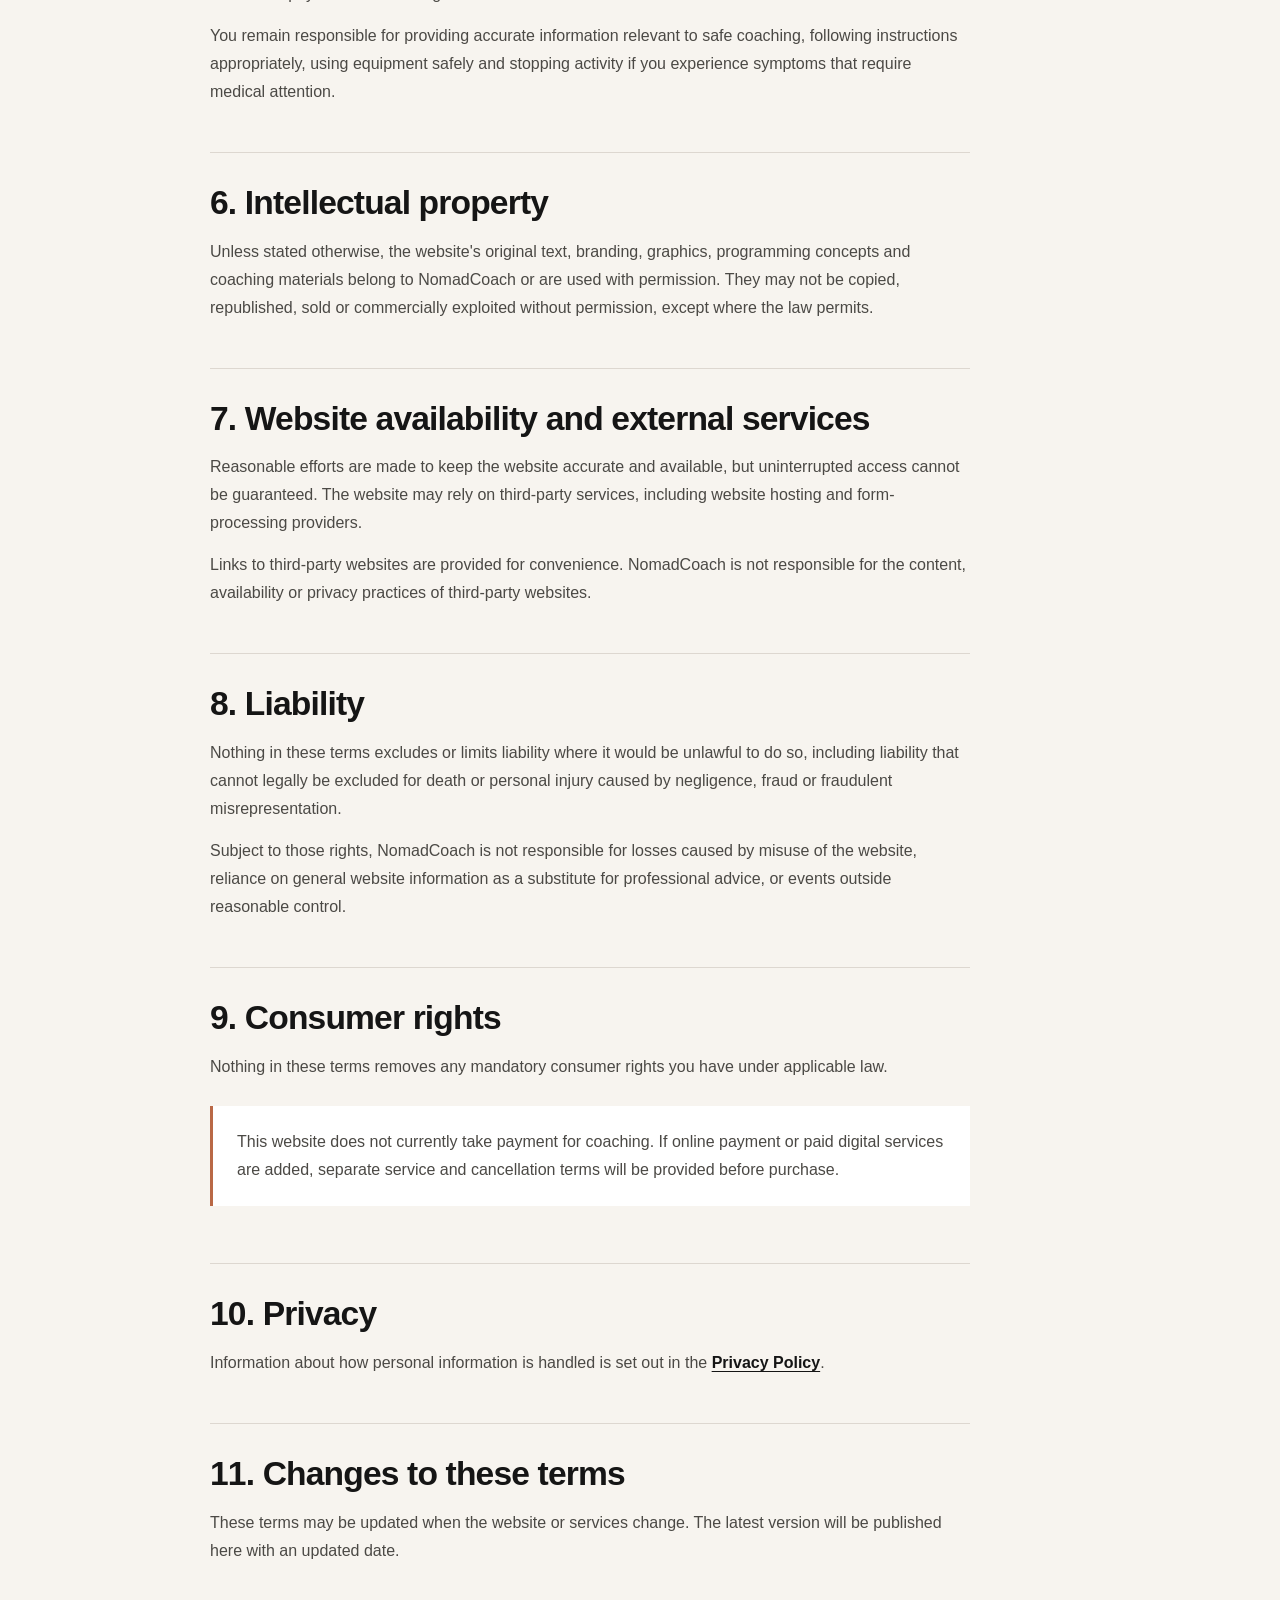
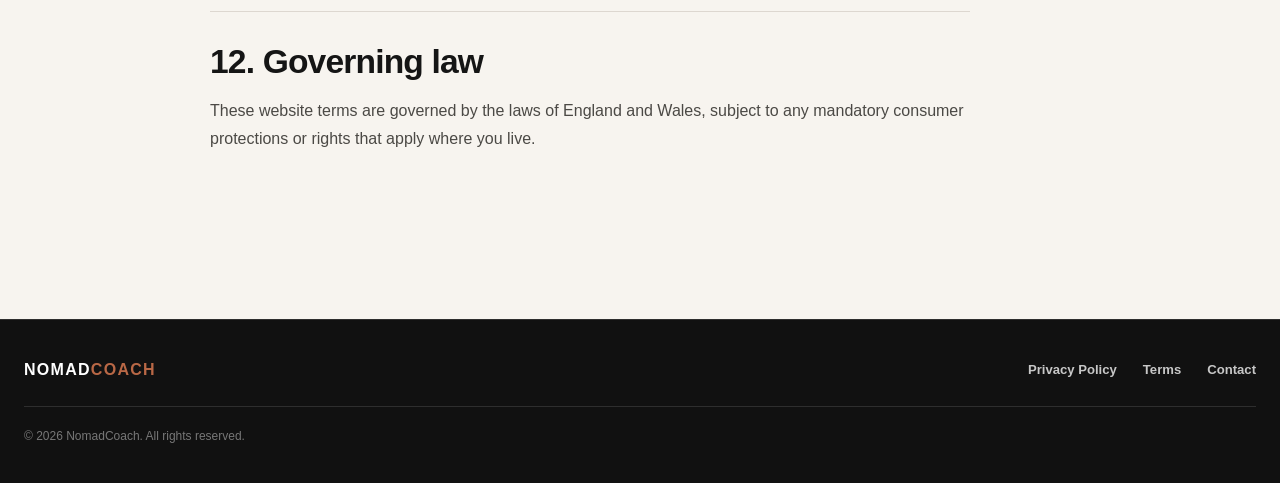
<file: terms.html>
<!DOCTYPE html>
<html lang="en">
<head>
  <meta charset="UTF-8">
  <meta name="viewport" content="width=device-width, initial-scale=1.0">
  <title>Terms | NomadCoach</title>
  <meta name="description" content="Terms for using the NomadCoach website and important information about fitness and performance coaching.">
  <link rel="stylesheet" href="./style.css?v=7">
  <link rel="stylesheet" href="./legal.css?v=1">
</head>
<body class="legal-page">

  <header class="legal-header">
    <a class="logo" href="./index.html">NOMAD<span>COACH</span></a>
    <a class="legal-back" href="./index.html">Back to site</a>
  </header>

  <main class="legal-main">
    <p class="legal-eyebrow">Website terms</p>
    <h1>Terms</h1>
    <p class="legal-updated">Last updated: 27 August 2026</p>

    <div class="legal-content">
      <section>
        <h2>1. About these terms</h2>
        <p>NomadCoach is the trading name of Bahar Rashidi.</p>
        <p>These terms apply to your use of the NomadCoach website. By using the website, you agree to use it lawfully and in accordance with these terms.</p>
        <p>Questions can be sent to <a href="mailto:nomad.manager@mail.com">nomad.manager@mail.com</a>.</p>
      </section>

      <section>
        <h2>2. Website information</h2>
        <p>The website provides general information about NomadCoach, fitness, strength, movement and performance coaching. Website content is provided for general information and should not be treated as individual medical, physiotherapy or other healthcare advice.</p>
      </section>

      <section>
        <h2>3. Coaching is not medical treatment</h2>
        <p>NomadCoach provides fitness and performance coaching, not medical diagnosis or treatment. If you have an injury, unexplained pain, a medical condition or concerns about whether exercise is appropriate for you, seek advice from an appropriately qualified healthcare professional.</p>
        <p>If you believe you have a medical emergency, contact the appropriate emergency service rather than relying on this website or a coaching enquiry.</p>
      </section>

      <section>
        <h2>4. Sending an enquiry does not create a coaching contract</h2>
        <p>Submitting the assessment form, sending an email or discussing possible coaching does not by itself create a client-coach relationship or guarantee that NomadCoach will accept an engagement.</p>
        <p>If coaching is agreed, the scope, delivery, price, payment, cancellations and other service-specific terms should be confirmed separately before paid services begin.</p>
      </section>

      <section>
        <h2>5. Training results and personal responsibility</h2>
        <p>Training outcomes vary between individuals. No specific result, performance improvement, recovery timeline or physical outcome is guaranteed.</p>
        <p>You remain responsible for providing accurate information relevant to safe coaching, following instructions appropriately, using equipment safely and stopping activity if you experience symptoms that require medical attention.</p>
      </section>

      <section>
        <h2>6. Intellectual property</h2>
        <p>Unless stated otherwise, the website's original text, branding, graphics, programming concepts and coaching materials belong to NomadCoach or are used with permission. They may not be copied, republished, sold or commercially exploited without permission, except where the law permits.</p>
      </section>

      <section>
        <h2>7. Website availability and external services</h2>
        <p>Reasonable efforts are made to keep the website accurate and available, but uninterrupted access cannot be guaranteed. The website may rely on third-party services, including website hosting and form-processing providers.</p>
        <p>Links to third-party websites are provided for convenience. NomadCoach is not responsible for the content, availability or privacy practices of third-party websites.</p>
      </section>

      <section>
        <h2>8. Liability</h2>
        <p>Nothing in these terms excludes or limits liability where it would be unlawful to do so, including liability that cannot legally be excluded for death or personal injury caused by negligence, fraud or fraudulent misrepresentation.</p>
        <p>Subject to those rights, NomadCoach is not responsible for losses caused by misuse of the website, reliance on general website information as a substitute for professional advice, or events outside reasonable control.</p>
      </section>

      <section>
        <h2>9. Consumer rights</h2>
        <p>Nothing in these terms removes any mandatory consumer rights you have under applicable law.</p>
        <div class="legal-callout">
          <p>This website does not currently take payment for coaching. If online payment or paid digital services are added, separate service and cancellation terms will be provided before purchase.</p>
        </div>
      </section>

      <section>
        <h2>10. Privacy</h2>
        <p>Information about how personal information is handled is set out in the <a href="./privacy.html">Privacy Policy</a>.</p>
      </section>

      <section>
        <h2>11. Changes to these terms</h2>
        <p>These terms may be updated when the website or services change. The latest version will be published here with an updated date.</p>
      </section>

      <section>
        <h2>12. Governing law</h2>
        <p>These website terms are governed by the laws of England and Wales, subject to any mandatory consumer protections or rights that apply where you live.</p>
      </section>
    </div>
  </main>

  <footer class="site-footer">
    <div class="footer-inner">
      <a class="footer-logo" href="./index.html">NOMAD<span>COACH</span></a>
      <nav class="footer-links" aria-label="Footer navigation">
        <a href="./privacy.html">Privacy Policy</a>
        <a href="./terms.html">Terms</a>
        <a href="mailto:nomad.manager@mail.com">Contact</a>
      </nav>
      <p class="footer-copy">© 2026 NomadCoach. All rights reserved.</p>
    </div>
  </footer>
</body>
</html>
</file>
<file: style.css>
/* =========================================================
   NOMADCOACH
========================================================= */


/* =========================================================
   RESET / VARIABLES
========================================================= */

*,
*::before,
*::after {
  box-sizing: border-box;
}

html {
  scroll-behavior: smooth;
}

:root {
  --background: #F7F4EF;
  --surface: #FFFFFF;

  --text: #151515;
  --muted: #6B6762;

  --dark: #171717;

  --accent: #B96846;

  --line: #DDD7D0;
  --line-dark: #3A3A3A;

  --page-width: 1240px;
}

body {
  margin: 0;

  font-family:
    -apple-system,
    BlinkMacSystemFont,
    "Segoe UI",
    Helvetica,
    Arial,
    sans-serif;

  background: var(--background);
  color: var(--text);

  line-height: 1.5;

  overflow-x: hidden;
}

a {
  color: inherit;
}

a:focus-visible,
button:focus-visible,
input:focus-visible,
select:focus-visible,
textarea:focus-visible {
  outline: 2px solid var(--accent);
  outline-offset: 3px;
}


/* =========================================================
   HEADER
========================================================= */

.site-header {
  position: sticky;
  top: 0;
  z-index: 1000;

  width: 100%;
  min-height: 76px;

  margin: 0;

  padding-left: max(24px, calc((100% - var(--page-width)) / 2));
  padding-right: max(24px, calc((100% - var(--page-width)) / 2));

  display: flex;
  align-items: center;

  gap: 32px;

  background: rgba(252, 250, 247, 0.96);

  border-bottom: 1px solid var(--line);

  backdrop-filter: blur(14px);
  -webkit-backdrop-filter: blur(14px);
}


/* LOGO */

.logo {
  flex-shrink: 0;

  color: var(--text);

  text-decoration: none;

  font-size: 1.1rem;
  font-weight: 800;

  letter-spacing: 0.08em;
}

.logo span {
  color: var(--accent);
}


/* DESKTOP NAVIGATION */

.desktop-nav {
  margin-left: auto;

  display: flex;
  align-items: center;

  gap: 32px;
}

.desktop-nav a {
  position: relative;

  padding: 27px 0 24px;

  text-decoration: none;

  font-size: 0.9rem;
  font-weight: 600;

  transition: color 0.2s ease;
}

.desktop-nav a::after {
  content: "";

  position: absolute;

  left: 0;
  bottom: 18px;

  width: 0;
  height: 2px;

  background: var(--accent);

  transition: width 0.2s ease;
}

.desktop-nav a:hover {
  color: var(--accent);
}

.desktop-nav a:hover::after {
  width: 100%;
}


/* HEADER CTA */

.header-cta {
  flex-shrink: 0;

  min-height: 42px;

  padding: 0 19px;

  display: inline-flex;
  align-items: center;
  justify-content: center;

  background: var(--accent);
  color: #FFFFFF;

  text-decoration: none;

  font-size: 0.86rem;
  font-weight: 700;

  transition:
    background 0.2s ease,
    transform 0.2s ease;
}

.header-cta:hover {
  background: var(--dark);
  transform: translateY(-1px);
}


/* =========================================================
   MOBILE MENU BUTTON
========================================================= */

.mobile-menu-button {
  display: none;

  width: 42px;
  height: 42px;

  padding: 9px;

  border: 1px solid var(--line);

  background: transparent;

  cursor: pointer;
}

.mobile-menu-button span {
  display: block;

  width: 100%;
  height: 2px;

  margin: 5px 0;

  background: var(--text);

  transition:
    transform 0.2s ease,
    opacity 0.2s ease;
}

.mobile-menu-button.open span:nth-child(1) {
  transform: translateY(7px) rotate(45deg);
}

.mobile-menu-button.open span:nth-child(2) {
  opacity: 0;
}

.mobile-menu-button.open span:nth-child(3) {
  transform: translateY(-7px) rotate(-45deg);
}


/* =========================================================
   HERO
========================================================= */

.hero {
  width: min(var(--page-width), calc(100% - 48px));

  min-height: calc(100vh - 76px);

  margin: 0 auto;

  padding: 70px 0 90px;

  display: grid;

  grid-template-columns:
    minmax(0, 1.15fr)
    minmax(400px, 0.85fr);

  gap: 72px;

  align-items: center;
}

.hero-copy {
  min-width: 0;
  max-width: 720px;
}

.eyebrow,
.section-label,
.panel-label {
  color: var(--accent);

  font-size: 0.72rem;
  font-weight: 800;

  letter-spacing: 0.16em;
}

.eyebrow {
  margin: 0 0 26px;
}

.hero h1 {
  margin: 0;

  max-width: 800px;

  font-size: clamp(3.8rem, 6.7vw, 7rem);

  line-height: 0.9;

  letter-spacing: -0.065em;

  font-weight: 760;
}

.hero h1 span {
  display: block;

  margin-top: 8px;

  color: var(--muted);

  font-weight: 430;
}

.hero-text {
  max-width: 650px;

  margin: 34px 0 0;

  color: #3F3D39;

  font-size: clamp(1.05rem, 1.5vw, 1.25rem);

  line-height: 1.65;
}

.hero-buttons {
  margin-top: 38px;

  display: flex;
  flex-wrap: wrap;

  gap: 14px;
}

.button {
  min-height: 52px;

  padding: 0 24px;

  display: inline-flex;
  align-items: center;
  justify-content: center;

  text-decoration: none;

  font-size: 0.95rem;
  font-weight: 700;

  transition: transform 0.2s ease;
}

.button:hover {
  transform: translateY(-2px);
}

.button.primary {
  background: var(--dark);
  color: #FFFFFF;
}

.button.secondary {
  border: 1px solid #AAA59D;

  background: transparent;
}

.hero-proof {
  width: 100%;

  margin-top: 52px;
  padding-top: 24px;

  border-top: 1px solid var(--line);

  display: grid;

  grid-template-columns: repeat(3, minmax(0, 1fr));

  gap: 22px;
}

.hero-proof div {
  display: flex;
  flex-direction: column;

  gap: 5px;
}

.hero-proof strong {
  font-size: 0.9rem;
}

.hero-proof span {
  color: var(--muted);

  font-size: 0.77rem;

  line-height: 1.45;
}


/* =========================================================
   HERO PANEL
========================================================= */

.hero-panel {
  width: 100%;
  max-width: 500px;

  min-height: 580px;

  justify-self: end;

  padding: 46px;

  background: var(--dark);
  color: #FFFFFF;

  display: flex;
  flex-direction: column;
  justify-content: center;
}

.panel-label {
  margin: 0 0 20px;
}

.hero-panel h2 {
  max-width: 400px;

  margin: 0 0 42px;

  font-size: clamp(2rem, 3vw, 3.2rem);

  line-height: 1;

  letter-spacing: -0.045em;
}

.system-item {
  padding: 21px 0;

  border-top: 1px solid var(--line-dark);

  display: grid;

  grid-template-columns: 42px 1fr;

  gap: 15px;
}

.system-item > span {
  color: var(--accent);

  font-size: 0.72rem;
  font-weight: 800;
}

.system-item strong {
  display: block;

  margin-bottom: 5px;

  font-size: 0.97rem;
}

.system-item p {
  margin: 0;

  color: #AAAAAA;

  font-size: 0.84rem;

  line-height: 1.55;
}

.panel-footer {
  margin-top: 30px;
  padding-top: 22px;

  border-top: 1px solid var(--line-dark);

  color: #888888;

  font-size: 0.75rem;

  line-height: 1.5;
}


/* =========================================================
   GENERIC SECTION TYPOGRAPHY
========================================================= */

.section-label {
  margin: 0 0 22px;
}

.section-intro {
  max-width: 820px;

  margin-bottom: 70px;
}

.section-intro h2,
.results-heading h2,
.about-heading h2 {
  margin: 0;

  font-size: clamp(3rem, 5.3vw, 5.7rem);

  line-height: 0.96;

  letter-spacing: -0.055em;
}
.section-intro h2 {
  margin-bottom: 32px;
}
.section-intro h2 span,
.results-heading h2 span,
.about-heading h2 span {
  display: block;

  color: var(--muted);

  font-weight: 430;
}


/* =========================================================
   COACHING
========================================================= */

.coaching-section {
  padding:
    120px
    max(24px, calc((100% - var(--page-width)) / 2));

  background: var(--surface);
}

.section-intro > p:not(.section-label) {
  max-width: 700px;

  margin: 0 0 16px;

  color: #4E4B46;

  font-size: 1.08rem;

  line-height: 1.7;
}

.coaching-paths {
  display: grid;

  grid-template-columns: repeat(2, minmax(0, 1fr));

  gap: 24px;
}

.coaching-card {
  min-height: 570px;

  padding: 46px;

  background: var(--background);

  display: flex;
  flex-direction: column;
}

.coaching-card-dark {
  background: var(--dark);
  color: #FFFFFF;
}

.card-number {
  margin: 0 0 58px;

  color: var(--accent);

  font-size: 0.75rem;
  font-weight: 800;
}

.coaching-card h3 {
  margin: 0 0 20px;

  font-size: clamp(2rem, 3vw, 3.2rem);

  line-height: 1;

  letter-spacing: -0.04em;
}

.card-intro {
  max-width: 500px;

  margin: 0 0 30px;

  color: var(--muted);

  font-size: 1rem;

  line-height: 1.6;
}

.coaching-card-dark .card-intro {
  color: #B7B7B7;
}

.coaching-card ul {
  margin: 0;
  padding: 0;

  list-style: none;
}

.coaching-card li {
  padding: 13px 0;

  border-top: 1px solid #D5D0C8;

  font-size: 0.92rem;
}

.coaching-card-dark li {
  border-color: #373737;
}

.card-note {
  margin: auto 0 0;

  padding-top: 35px;

  color: var(--muted);

  font-size: 0.85rem;

  line-height: 1.6;
}

.coaching-card-dark .card-note {
  color: #929292;
}


/* =========================================================
   ABOUT
========================================================= */

.about-section {
  padding:
    120px
    max(24px, calc((100% - var(--page-width)) / 2));

  background: var(--background);
}

.about-heading {
  max-width: 900px;

  margin-bottom: 70px;
}

.about-grid {
  display: grid;

  grid-template-columns:
    minmax(0, 1fr)
    minmax(360px, 0.8fr);

  gap: 90px;

  align-items: start;
}

.about-story {
  max-width: 690px;
}

.about-story p {
  margin: 0 0 22px;

  color: #4B4945;

  font-size: 1.02rem;

  line-height: 1.75;
}

.about-story .about-lead {
  color: var(--text);

  font-size: clamp(1.3rem, 2vw, 1.65rem);

  line-height: 1.55;
}

.credibility {
  border-top: 1px solid #CCC7BF;
}

.credential {
  padding: 26px 0;

  border-bottom: 1px solid #CCC7BF;

  display: grid;

  grid-template-columns: 40px 1fr;

  gap: 18px;
}

.credential > span {
  color: var(--accent);

  font-size: 0.72rem;
  font-weight: 800;
}

.credential strong {
  display: block;

  margin-bottom: 8px;

  font-size: 1rem;
}

.credential p {
  margin: 0;

  color: var(--muted);

  font-size: 0.88rem;

  line-height: 1.55;
}


/* =========================================================
   RESULTS
========================================================= */

.results-section {
  padding:
    120px
    max(24px, calc((100% - var(--page-width)) / 2));

  background: var(--surface);
}

.results-heading {
  max-width: 900px;

  margin-bottom: 70px;
}

.results-intro {
  max-width: 650px;

  margin: 30px 0 0;

  color: #4E4B46;

  font-size: 1.08rem;

  line-height: 1.7;
}

.testimonial-grid {
  display: grid;

  grid-template-columns: repeat(2, minmax(0, 1fr));

  gap: 24px;
}

.testimonial-card {
  min-height: 430px;

  padding: 42px;

  background: var(--background);

  display: flex;
  flex-direction: column;
}

.testimonial-featured {
  background: #ECE7DF;
}

.testimonial-dark {
  background: var(--dark);
  color: #FFFFFF;
}

.testimonial-mark {
  margin-bottom: 42px;

  color: var(--accent);

  font-family: Georgia, serif;

  font-size: 4rem;

  line-height: 0.7;
}

.testimonial-card blockquote {
  max-width: 560px;

  margin: 0;

  font-size: clamp(1.35rem, 2vw, 1.8rem);

  line-height: 1.45;

  letter-spacing: -0.025em;

  font-weight: 500;
}

.testimonial-meta {
  margin-top: auto;
  padding-top: 45px;

  display: flex;
  flex-direction: column;

  gap: 4px;
}

.testimonial-meta strong {
  font-size: 0.92rem;
}

.testimonial-meta span {
  color: var(--muted);

  font-size: 0.8rem;
}

.testimonial-dark .testimonial-meta span {
  color: #8F8F8F;
}

.experience-strip {
  margin-top: 70px;
  padding: 28px 0;

  border-top: 1px solid var(--line);
  border-bottom: 1px solid var(--line);

  display: flex;
  flex-wrap: wrap;

  gap: 14px 30px;
}

.experience-strip span {
  color: var(--muted);

  font-size: 0.76rem;
  font-weight: 700;

  letter-spacing: 0.08em;

  text-transform: uppercase;
}


/* =========================================================
   CONTACT / ASSESSMENT
========================================================= */

.contact-section {
  padding:
    120px
    max(24px, calc((100% - var(--page-width)) / 2));

  background: var(--dark);
  color: #FFFFFF;

  display: grid;

  grid-template-columns:
    minmax(0, 0.85fr)
    minmax(440px, 1.15fr);

  gap: 90px;

  align-items: start;
}

.contact-intro {
  max-width: 600px;

  position: sticky;
  top: 110px;
}

.contact-intro h2 {
  margin: 0;

  font-size: clamp(3rem, 5vw, 5.4rem);

  line-height: 0.96;

  letter-spacing: -0.055em;
}

.contact-intro h2 span {
  display: block;

  color: #858585;

  font-weight: 430;
}

.contact-lead {
  max-width: 570px;

  margin: 32px 0 0;

  color: #B7B7B7;

  font-size: 1.05rem;

  line-height: 1.7;
}

.contact-points {
  margin-top: 60px;

  border-top: 1px solid var(--line-dark);
}

.contact-points div {
  padding: 20px 0;

  border-bottom: 1px solid var(--line-dark);

  display: grid;

  grid-template-columns: 42px 1fr;

  gap: 15px;
}

.contact-points span {
  color: var(--accent);

  font-size: 0.72rem;
  font-weight: 800;
}

.contact-points p {
  margin: 0;

  color: #B7B7B7;

  font-size: 0.9rem;

  line-height: 1.55;
}


/* =========================================================
   FORM
========================================================= */

.assessment-panel {
  padding: 48px;

  background: #FFFFFF;
  color: var(--text);
}

.assessment-form {
  display: grid;

  gap: 30px;
}

.form-group {
  display: flex;
  flex-direction: column;

  gap: 9px;
}

.form-group label {
  font-size: 0.82rem;
  font-weight: 700;
}

.form-group input,
.form-group select,
.form-group textarea {
  width: 100%;

  padding: 14px 0;

  border: 0;
  border-bottom: 1px solid #AAA59D;

  border-radius: 0;

  background: transparent;
  color: var(--text);

  font: inherit;

  font-size: 0.95rem;

  outline: none;
}

.form-group textarea {
  resize: vertical;

  min-height: 100px;
}

.form-group input:focus,
.form-group select:focus,
.form-group textarea:focus {
  border-bottom-color: var(--accent);
}

.form-group textarea::placeholder {
  color: #96928D;
}


/* =========================================================
   CONSENT
========================================================= */

.form-consent {
  display: grid;

  grid-template-columns: 18px 1fr;

  gap: 12px;

  align-items: start;
}

.form-consent input {
  width: 16px;
  height: 16px;

  margin: 3px 0 0;
}

.form-consent label {
  color: var(--muted);

  font-size: 0.78rem;

  line-height: 1.55;
}


/* =========================================================
   SUBMIT BUTTON
========================================================= */

.form-submit {
  min-height: 54px;

  margin-top: 8px;

  border: 0;

  background: var(--dark);
  color: #FFFFFF;

  font: inherit;

  font-size: 0.95rem;
  font-weight: 700;

  cursor: pointer;

  transition:
    background 0.2s ease,
    transform 0.2s ease;
}

.form-submit:hover {
  background: var(--accent);
  transform: translateY(-2px);
}

.form-note {
  margin: 0;

  color: var(--muted);

  font-size: 0.78rem;

  line-height: 1.55;
}


/* =========================================================
   ANCHOR SCROLL POSITION
========================================================= */

#coaching,
#about,
#results,
#contact {
  scroll-margin-top: 100px;
}


/* =========================================================
   TABLET
========================================================= */

@media (max-width: 1000px) {

  .hero {
    min-height: auto;

    grid-template-columns: 1fr;

    gap: 48px;

    padding-top: 60px;
  }

  .hero-copy {
    max-width: 820px;
  }

  .hero-panel {
    max-width: none;

    min-height: auto;

    justify-self: stretch;
  }

  .about-grid {
    grid-template-columns: 1fr;

    gap: 55px;
  }

  .contact-section {
    grid-template-columns: 1fr;

    gap: 60px;
  }

  .contact-intro {
    position: static;
  }

}


/* =========================================================
   MEDIUM / TESTIMONIAL
========================================================= */

@media (max-width: 850px) {

  .testimonial-grid {
    grid-template-columns: 1fr;
  }

}


/* =========================================================
   MOBILE
========================================================= */

@media (max-width: 720px) {

  /* HEADER */

  .site-header {
    width: 100%;
    min-height: 72px;

    padding-left: 18px;
    padding-right: 18px;

    gap: 12px;
  }

  .logo {
    font-size: 0.95rem;
  }

  .mobile-menu-button {
    display: block;

    margin-left: auto;

    flex-shrink: 0;
  }


  /* MOBILE DROPDOWN */

  .desktop-nav {
    position: absolute;

    top: 72px;
    left: 0;
    right: 0;

    margin: 0;

    padding: 8px 18px 18px;

    display: none;
    flex-direction: column;
    align-items: stretch;

    gap: 0;

    background: rgba(252, 250, 247, 0.98);

    border-bottom: 1px solid var(--line);

    backdrop-filter: blur(14px);
    -webkit-backdrop-filter: blur(14px);
  }

  .desktop-nav.open {
    display: flex;
  }

  .desktop-nav a {
    width: 100%;

    padding: 16px 0;

    border-bottom: 1px solid var(--line);

    font-size: 0.95rem;
  }

  .desktop-nav a::after {
    display: none;
  }

  .desktop-nav a:last-child {
    border-bottom: 0;
  }


  /* HEADER CTA */

  .header-cta {
    min-height: 38px;

    padding: 0 14px;

    font-size: 0.78rem;

    white-space: nowrap;
  }


  /* HERO */

  .hero {
    width: calc(100% - 36px);

    padding: 50px 0 70px;

    gap: 42px;
  }

  .eyebrow {
    margin-bottom: 20px;

    font-size: 0.67rem;
  }

  .hero h1 {
    font-size: clamp(3rem, 15vw, 4.8rem);

    line-height: 0.92;
  }

  .hero-text {
    margin-top: 27px;

    font-size: 1rem;
  }

  .hero-buttons {
    flex-direction: column;
  }

  .hero-buttons .button {
    width: 100%;
  }

  .hero-proof {
    margin-top: 42px;

    padding-top: 0;

    grid-template-columns: 1fr;

    gap: 0;
  }

  .hero-proof div {
    padding: 16px 0;

    border-bottom: 1px solid var(--line);
  }

  .hero-panel {
    min-height: auto;

    padding: 34px 26px;
  }

  .hero-panel h2 {
    font-size: 2.3rem;
  }


  /* SECTIONS */

  .coaching-section,
  .about-section,
  .results-section,
  .contact-section {
    padding: 80px 18px;
  }

  .section-intro,
  .about-heading,
  .results-heading {
    margin-bottom: 45px;
  }

  .section-intro h2,
  .about-heading h2,
  .results-heading h2,
  .contact-intro h2 {
    font-size: clamp(2.8rem, 12vw, 4.2rem);
  }


  /* COACHING */

  .coaching-paths {
    grid-template-columns: 1fr;
  }

  .coaching-card {
    min-height: auto;

    padding: 34px 26px;
  }

  .card-number {
    margin-bottom: 40px;
  }

  .card-note {
    margin-top: 35px;
  }


  /* ABOUT */

  .about-grid {
    grid-template-columns: 1fr;

    gap: 48px;
  }

  .about-story .about-lead {
    font-size: 1.25rem;
  }


  /* RESULTS */

  .testimonial-grid {
    grid-template-columns: 1fr;

    gap: 16px;
  }

  .testimonial-card {
    min-height: auto;

    padding: 32px 26px;
  }

  .testimonial-mark {
    margin-bottom: 30px;
  }

  .testimonial-card blockquote {
    font-size: 1.3rem;
  }

  .testimonial-meta {
    margin-top: 45px;
    padding-top: 0;
  }


  /* CONTACT */

  .contact-section {
    gap: 45px;
  }

  .contact-points {
    margin-top: 45px;
  }

  .assessment-panel {
    padding: 32px 24px;
  }

}


/* =========================================================
   SMALL PHONES
========================================================= */

@media (max-width: 420px) {

  .site-header {
    padding-left: 14px;
    padding-right: 14px;

    gap: 8px;
  }

  .logo {
    font-size: 0.85rem;
  }

  .mobile-menu-button {
    width: 38px;
    height: 38px;

    padding: 7px;
  }

  .header-cta {
    min-height: 36px;

    padding: 0 10px;

    font-size: 0.72rem;
  }

  .hero h1 {
    font-size: 3rem;
  }

  .hero-panel h2 {
    font-size: 2rem;
  }

  .coaching-card h3 {
    font-size: 2.2rem;
  }

  .assessment-panel {
    padding: 28px 20px;
  }

}
</file>
<file: legal.css>
/* =========================================================
   NOMADCOACH — FOOTER + LEGAL PAGES
========================================================= */

.site-footer {
  background: #111111;
  color: #FFFFFF;
  border-top: 1px solid #2E2E2E;
}

.footer-inner {
  width: min(var(--page-width), calc(100% - 48px));
  margin: 0 auto;
  min-height: 150px;
  padding: 38px 0;
  display: grid;
  grid-template-columns: 1fr auto;
  gap: 24px 48px;
  align-items: center;
}

.footer-logo {
  color: #FFFFFF;
  text-decoration: none;
  font-size: 1rem;
  font-weight: 800;
  letter-spacing: 0.08em;
}

.footer-logo span {
  color: var(--accent);
}

.footer-links {
  display: flex;
  flex-wrap: wrap;
  justify-content: flex-end;
  gap: 12px 26px;
}

.footer-links a {
  color: #C7C7C7;
  text-decoration: none;
  font-size: 0.82rem;
  font-weight: 600;
}

.footer-links a:hover {
  color: var(--accent);
}

.footer-copy {
  grid-column: 1 / -1;
  margin: 0;
  padding-top: 20px;
  border-top: 1px solid #2E2E2E;
  color: #777777;
  font-size: 0.75rem;
}

.form-consent a {
  color: var(--text);
  font-weight: 700;
  text-underline-offset: 2px;
}

.form-consent a:hover {
  color: var(--accent);
}

/* LEGAL PAGE HEADER */

.legal-header {
  position: sticky;
  top: 0;
  z-index: 1000;
  width: 100%;
  min-height: 76px;
  padding-left: max(24px, calc((100% - var(--page-width)) / 2));
  padding-right: max(24px, calc((100% - var(--page-width)) / 2));
  display: flex;
  align-items: center;
  justify-content: space-between;
  gap: 24px;
  background: rgba(252, 250, 247, 0.96);
  border-bottom: 1px solid var(--line);
  backdrop-filter: blur(14px);
  -webkit-backdrop-filter: blur(14px);
}

.legal-back {
  color: var(--muted);
  text-decoration: none;
  font-size: 0.84rem;
  font-weight: 700;
}

.legal-back:hover {
  color: var(--accent);
}

/* LEGAL PAGE CONTENT */

.legal-page {
  background: var(--background);
}

.legal-main {
  width: min(860px, calc(100% - 48px));
  margin: 0 auto;
  padding: 90px 0 120px;
}

.legal-eyebrow {
  margin: 0 0 20px;
  color: var(--accent);
  font-size: 0.72rem;
  font-weight: 800;
  letter-spacing: 0.16em;
  text-transform: uppercase;
}

.legal-main h1 {
  margin: 0;
  font-size: clamp(3.2rem, 7vw, 6rem);
  line-height: 0.94;
  letter-spacing: -0.055em;
}

.legal-updated {
  margin: 24px 0 65px;
  color: var(--muted);
  font-size: 0.85rem;
}

.legal-content {
  max-width: 760px;
}

.legal-content section {
  padding: 32px 0;
  border-top: 1px solid var(--line);
}

.legal-content h2 {
  margin: 0 0 16px;
  font-size: clamp(1.5rem, 3vw, 2.1rem);
  line-height: 1.1;
  letter-spacing: -0.025em;
}

.legal-content h3 {
  margin: 24px 0 10px;
  font-size: 1rem;
}

.legal-content p,
.legal-content li {
  color: #4B4945;
  font-size: 1rem;
  line-height: 1.75;
}

.legal-content p {
  margin: 0 0 14px;
}

.legal-content ul {
  margin: 14px 0;
  padding-left: 22px;
}

.legal-content a {
  color: var(--text);
  font-weight: 700;
  text-underline-offset: 3px;
}

.legal-content a:hover {
  color: var(--accent);
}

.legal-callout {
  margin: 25px 0;
  padding: 22px 24px;
  border-left: 3px solid var(--accent);
  background: #FFFFFF;
}

.legal-callout p:last-child {
  margin-bottom: 0;
}

@media (max-width: 720px) {
  .footer-inner {
    width: calc(100% - 36px);
    grid-template-columns: 1fr;
    gap: 22px;
    padding: 34px 0;
  }

  .footer-links {
    justify-content: flex-start;
    gap: 14px 22px;
  }

  .footer-copy {
    grid-column: auto;
  }

  .legal-header {
    min-height: 72px;
    padding-left: 18px;
    padding-right: 18px;
  }

  .legal-main {
    width: calc(100% - 36px);
    padding: 65px 0 90px;
  }

  .legal-updated {
    margin-bottom: 45px;
  }
}
</file>
